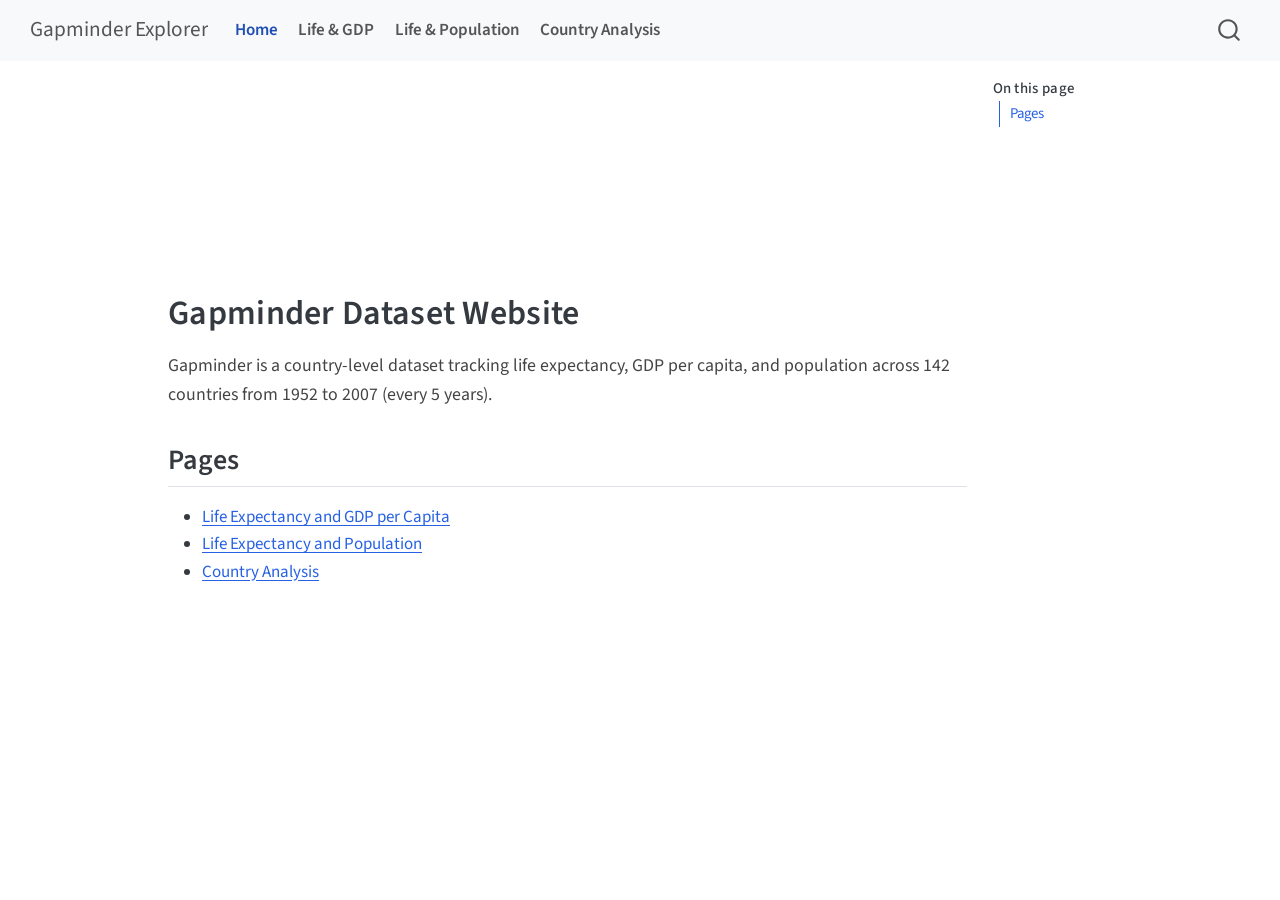
<file: docs/index.html>
<!DOCTYPE html>
<html xmlns="http://www.w3.org/1999/xhtml" lang="en" xml:lang="en"><head>

<meta charset="utf-8">
<meta name="generator" content="quarto-1.8.27">

<meta name="viewport" content="width=device-width, initial-scale=1.0, user-scalable=yes">


<title>Gapminder Dataset Website – Gapminder Explorer</title>
<style>
code{white-space: pre-wrap;}
span.smallcaps{font-variant: small-caps;}
div.columns{display: flex; gap: min(4vw, 1.5em);}
div.column{flex: auto; overflow-x: auto;}
div.hanging-indent{margin-left: 1.5em; text-indent: -1.5em;}
ul.task-list{list-style: none;}
ul.task-list li input[type="checkbox"] {
  width: 0.8em;
  margin: 0 0.8em 0.2em -1em; /* quarto-specific, see https://github.com/quarto-dev/quarto-cli/issues/4556 */ 
  vertical-align: middle;
}
</style>


<script src="site_libs/quarto-nav/quarto-nav.js"></script>
<script src="site_libs/quarto-nav/headroom.min.js"></script>
<script src="site_libs/clipboard/clipboard.min.js"></script>
<script src="site_libs/quarto-search/autocomplete.umd.js"></script>
<script src="site_libs/quarto-search/fuse.min.js"></script>
<script src="site_libs/quarto-search/quarto-search.js"></script>
<meta name="quarto:offset" content="./">
<script src="site_libs/quarto-html/quarto.js" type="module"></script>
<script src="site_libs/quarto-html/tabsets/tabsets.js" type="module"></script>
<script src="site_libs/quarto-html/axe/axe-check.js" type="module"></script>
<script src="site_libs/quarto-html/popper.min.js"></script>
<script src="site_libs/quarto-html/tippy.umd.min.js"></script>
<script src="site_libs/quarto-html/anchor.min.js"></script>
<link href="site_libs/quarto-html/tippy.css" rel="stylesheet">
<link href="site_libs/quarto-html/quarto-syntax-highlighting-ed96de9b727972fe78a7b5d16c58bf87.css" rel="stylesheet" id="quarto-text-highlighting-styles">
<script src="site_libs/bootstrap/bootstrap.min.js"></script>
<link href="site_libs/bootstrap/bootstrap-icons.css" rel="stylesheet">
<link href="site_libs/bootstrap/bootstrap-5b4ad623e5705c0698d39aec6f10cf02.min.css" rel="stylesheet" append-hash="true" id="quarto-bootstrap" data-mode="light">
<script id="quarto-search-options" type="application/json">{
  "location": "navbar",
  "copy-button": false,
  "collapse-after": 3,
  "panel-placement": "end",
  "type": "overlay",
  "limit": 50,
  "keyboard-shortcut": [
    "f",
    "/",
    "s"
  ],
  "show-item-context": false,
  "language": {
    "search-no-results-text": "No results",
    "search-matching-documents-text": "matching documents",
    "search-copy-link-title": "Copy link to search",
    "search-hide-matches-text": "Hide additional matches",
    "search-more-match-text": "more match in this document",
    "search-more-matches-text": "more matches in this document",
    "search-clear-button-title": "Clear",
    "search-text-placeholder": "",
    "search-detached-cancel-button-title": "Cancel",
    "search-submit-button-title": "Submit",
    "search-label": "Search"
  }
}</script>


<link rel="stylesheet" href="styles.css">
</head>

<body class="nav-fixed quarto-light">

<div id="quarto-search-results"></div>
  <header id="quarto-header" class="headroom fixed-top">
    <nav class="navbar navbar-expand-lg " data-bs-theme="dark">
      <div class="navbar-container container-fluid">
      <div class="navbar-brand-container mx-auto">
    <a class="navbar-brand" href="./index.html">
    <span class="navbar-title">Gapminder Explorer</span>
    </a>
  </div>
            <div id="quarto-search" class="" title="Search"></div>
          <button class="navbar-toggler" type="button" data-bs-toggle="collapse" data-bs-target="#navbarCollapse" aria-controls="navbarCollapse" role="menu" aria-expanded="false" aria-label="Toggle navigation" onclick="if (window.quartoToggleHeadroom) { window.quartoToggleHeadroom(); }">
  <span class="navbar-toggler-icon"></span>
</button>
          <div class="collapse navbar-collapse" id="navbarCollapse">
            <ul class="navbar-nav navbar-nav-scroll me-auto">
  <li class="nav-item">
    <a class="nav-link active" href="./index.html" aria-current="page"> 
<span class="menu-text">Home</span></a>
  </li>  
  <li class="nav-item">
    <a class="nav-link" href="./life-gdp.html"> 
<span class="menu-text">Life &amp; GDP</span></a>
  </li>  
  <li class="nav-item">
    <a class="nav-link" href="./life-population.html"> 
<span class="menu-text">Life &amp; Population</span></a>
  </li>  
  <li class="nav-item">
    <a class="nav-link" href="./country.html"> 
<span class="menu-text">Country Analysis</span></a>
  </li>  
</ul>
          </div> <!-- /navcollapse -->
            <div class="quarto-navbar-tools">
</div>
      </div> <!-- /container-fluid -->
    </nav>
</header>
<!-- content -->
<div id="quarto-content" class="quarto-container page-columns page-rows-contents page-layout-article page-navbar">
<!-- sidebar -->
<!-- margin-sidebar -->
    <div id="quarto-margin-sidebar" class="sidebar margin-sidebar">
        <nav id="TOC" role="doc-toc" class="toc-active">
    <h2 id="toc-title">On this page</h2>
   
  <ul>
  <li><a href="#pages" id="toc-pages" class="nav-link active" data-scroll-target="#pages">Pages</a></li>
  </ul>
</nav>
    </div>
<!-- main -->
<main class="content" id="quarto-document-content">

<header id="title-block-header" class="quarto-title-block default">
<div class="quarto-title">
<h1 class="title">Gapminder Dataset Website</h1>
</div>



<div class="quarto-title-meta">

    
  
    
  </div>
  


</header>


<p>Gapminder is a country-level dataset tracking life expectancy, GDP per capita, and population across 142 countries from 1952 to 2007 (every 5 years).</p>
<section id="pages" class="level2">
<h2 class="anchored" data-anchor-id="pages">Pages</h2>
<ul>
<li><a href="./life-gdp.html">Life Expectancy and GDP per Capita</a></li>
<li><a href="./life-population.html">Life Expectancy and Population</a></li>
<li><a href="./country.html">Country Analysis</a></li>
</ul>


</section>

</main> <!-- /main -->
<script id="quarto-html-after-body" type="application/javascript">
  window.document.addEventListener("DOMContentLoaded", function (event) {
    const icon = "";
    const anchorJS = new window.AnchorJS();
    anchorJS.options = {
      placement: 'right',
      icon: icon
    };
    anchorJS.add('.anchored');
    const isCodeAnnotation = (el) => {
      for (const clz of el.classList) {
        if (clz.startsWith('code-annotation-')) {                     
          return true;
        }
      }
      return false;
    }
    const onCopySuccess = function(e) {
      // button target
      const button = e.trigger;
      // don't keep focus
      button.blur();
      // flash "checked"
      button.classList.add('code-copy-button-checked');
      var currentTitle = button.getAttribute("title");
      button.setAttribute("title", "Copied!");
      let tooltip;
      if (window.bootstrap) {
        button.setAttribute("data-bs-toggle", "tooltip");
        button.setAttribute("data-bs-placement", "left");
        button.setAttribute("data-bs-title", "Copied!");
        tooltip = new bootstrap.Tooltip(button, 
          { trigger: "manual", 
            customClass: "code-copy-button-tooltip",
            offset: [0, -8]});
        tooltip.show();    
      }
      setTimeout(function() {
        if (tooltip) {
          tooltip.hide();
          button.removeAttribute("data-bs-title");
          button.removeAttribute("data-bs-toggle");
          button.removeAttribute("data-bs-placement");
        }
        button.setAttribute("title", currentTitle);
        button.classList.remove('code-copy-button-checked');
      }, 1000);
      // clear code selection
      e.clearSelection();
    }
    const getTextToCopy = function(trigger) {
      const outerScaffold = trigger.parentElement.cloneNode(true);
      const codeEl = outerScaffold.querySelector('code');
      for (const childEl of codeEl.children) {
        if (isCodeAnnotation(childEl)) {
          childEl.remove();
        }
      }
      return codeEl.innerText;
    }
    const clipboard = new window.ClipboardJS('.code-copy-button:not([data-in-quarto-modal])', {
      text: getTextToCopy
    });
    clipboard.on('success', onCopySuccess);
    if (window.document.getElementById('quarto-embedded-source-code-modal')) {
      const clipboardModal = new window.ClipboardJS('.code-copy-button[data-in-quarto-modal]', {
        text: getTextToCopy,
        container: window.document.getElementById('quarto-embedded-source-code-modal')
      });
      clipboardModal.on('success', onCopySuccess);
    }
      var localhostRegex = new RegExp(/^(?:http|https):\/\/localhost\:?[0-9]*\//);
      var mailtoRegex = new RegExp(/^mailto:/);
        var filterRegex = new RegExp('/' + window.location.host + '/');
      var isInternal = (href) => {
          return filterRegex.test(href) || localhostRegex.test(href) || mailtoRegex.test(href);
      }
      // Inspect non-navigation links and adorn them if external
     var links = window.document.querySelectorAll('a[href]:not(.nav-link):not(.navbar-brand):not(.toc-action):not(.sidebar-link):not(.sidebar-item-toggle):not(.pagination-link):not(.no-external):not([aria-hidden]):not(.dropdown-item):not(.quarto-navigation-tool):not(.about-link)');
      for (var i=0; i<links.length; i++) {
        const link = links[i];
        if (!isInternal(link.href)) {
          // undo the damage that might have been done by quarto-nav.js in the case of
          // links that we want to consider external
          if (link.dataset.originalHref !== undefined) {
            link.href = link.dataset.originalHref;
          }
        }
      }
    function tippyHover(el, contentFn, onTriggerFn, onUntriggerFn) {
      const config = {
        allowHTML: true,
        maxWidth: 500,
        delay: 100,
        arrow: false,
        appendTo: function(el) {
            return el.parentElement;
        },
        interactive: true,
        interactiveBorder: 10,
        theme: 'quarto',
        placement: 'bottom-start',
      };
      if (contentFn) {
        config.content = contentFn;
      }
      if (onTriggerFn) {
        config.onTrigger = onTriggerFn;
      }
      if (onUntriggerFn) {
        config.onUntrigger = onUntriggerFn;
      }
      window.tippy(el, config); 
    }
    const noterefs = window.document.querySelectorAll('a[role="doc-noteref"]');
    for (var i=0; i<noterefs.length; i++) {
      const ref = noterefs[i];
      tippyHover(ref, function() {
        // use id or data attribute instead here
        let href = ref.getAttribute('data-footnote-href') || ref.getAttribute('href');
        try { href = new URL(href).hash; } catch {}
        const id = href.replace(/^#\/?/, "");
        const note = window.document.getElementById(id);
        if (note) {
          return note.innerHTML;
        } else {
          return "";
        }
      });
    }
    const xrefs = window.document.querySelectorAll('a.quarto-xref');
    const processXRef = (id, note) => {
      // Strip column container classes
      const stripColumnClz = (el) => {
        el.classList.remove("page-full", "page-columns");
        if (el.children) {
          for (const child of el.children) {
            stripColumnClz(child);
          }
        }
      }
      stripColumnClz(note)
      if (id === null || id.startsWith('sec-')) {
        // Special case sections, only their first couple elements
        const container = document.createElement("div");
        if (note.children && note.children.length > 2) {
          container.appendChild(note.children[0].cloneNode(true));
          for (let i = 1; i < note.children.length; i++) {
            const child = note.children[i];
            if (child.tagName === "P" && child.innerText === "") {
              continue;
            } else {
              container.appendChild(child.cloneNode(true));
              break;
            }
          }
          if (window.Quarto?.typesetMath) {
            window.Quarto.typesetMath(container);
          }
          return container.innerHTML
        } else {
          if (window.Quarto?.typesetMath) {
            window.Quarto.typesetMath(note);
          }
          return note.innerHTML;
        }
      } else {
        // Remove any anchor links if they are present
        const anchorLink = note.querySelector('a.anchorjs-link');
        if (anchorLink) {
          anchorLink.remove();
        }
        if (window.Quarto?.typesetMath) {
          window.Quarto.typesetMath(note);
        }
        if (note.classList.contains("callout")) {
          return note.outerHTML;
        } else {
          return note.innerHTML;
        }
      }
    }
    for (var i=0; i<xrefs.length; i++) {
      const xref = xrefs[i];
      tippyHover(xref, undefined, function(instance) {
        instance.disable();
        let url = xref.getAttribute('href');
        let hash = undefined; 
        if (url.startsWith('#')) {
          hash = url;
        } else {
          try { hash = new URL(url).hash; } catch {}
        }
        if (hash) {
          const id = hash.replace(/^#\/?/, "");
          const note = window.document.getElementById(id);
          if (note !== null) {
            try {
              const html = processXRef(id, note.cloneNode(true));
              instance.setContent(html);
            } finally {
              instance.enable();
              instance.show();
            }
          } else {
            // See if we can fetch this
            fetch(url.split('#')[0])
            .then(res => res.text())
            .then(html => {
              const parser = new DOMParser();
              const htmlDoc = parser.parseFromString(html, "text/html");
              const note = htmlDoc.getElementById(id);
              if (note !== null) {
                const html = processXRef(id, note);
                instance.setContent(html);
              } 
            }).finally(() => {
              instance.enable();
              instance.show();
            });
          }
        } else {
          // See if we can fetch a full url (with no hash to target)
          // This is a special case and we should probably do some content thinning / targeting
          fetch(url)
          .then(res => res.text())
          .then(html => {
            const parser = new DOMParser();
            const htmlDoc = parser.parseFromString(html, "text/html");
            const note = htmlDoc.querySelector('main.content');
            if (note !== null) {
              // This should only happen for chapter cross references
              // (since there is no id in the URL)
              // remove the first header
              if (note.children.length > 0 && note.children[0].tagName === "HEADER") {
                note.children[0].remove();
              }
              const html = processXRef(null, note);
              instance.setContent(html);
            } 
          }).finally(() => {
            instance.enable();
            instance.show();
          });
        }
      }, function(instance) {
      });
    }
        let selectedAnnoteEl;
        const selectorForAnnotation = ( cell, annotation) => {
          let cellAttr = 'data-code-cell="' + cell + '"';
          let lineAttr = 'data-code-annotation="' +  annotation + '"';
          const selector = 'span[' + cellAttr + '][' + lineAttr + ']';
          return selector;
        }
        const selectCodeLines = (annoteEl) => {
          const doc = window.document;
          const targetCell = annoteEl.getAttribute("data-target-cell");
          const targetAnnotation = annoteEl.getAttribute("data-target-annotation");
          const annoteSpan = window.document.querySelector(selectorForAnnotation(targetCell, targetAnnotation));
          const lines = annoteSpan.getAttribute("data-code-lines").split(",");
          const lineIds = lines.map((line) => {
            return targetCell + "-" + line;
          })
          let top = null;
          let height = null;
          let parent = null;
          if (lineIds.length > 0) {
              //compute the position of the single el (top and bottom and make a div)
              const el = window.document.getElementById(lineIds[0]);
              top = el.offsetTop;
              height = el.offsetHeight;
              parent = el.parentElement.parentElement;
            if (lineIds.length > 1) {
              const lastEl = window.document.getElementById(lineIds[lineIds.length - 1]);
              const bottom = lastEl.offsetTop + lastEl.offsetHeight;
              height = bottom - top;
            }
            if (top !== null && height !== null && parent !== null) {
              // cook up a div (if necessary) and position it 
              let div = window.document.getElementById("code-annotation-line-highlight");
              if (div === null) {
                div = window.document.createElement("div");
                div.setAttribute("id", "code-annotation-line-highlight");
                div.style.position = 'absolute';
                parent.appendChild(div);
              }
              div.style.top = top - 2 + "px";
              div.style.height = height + 4 + "px";
              div.style.left = 0;
              let gutterDiv = window.document.getElementById("code-annotation-line-highlight-gutter");
              if (gutterDiv === null) {
                gutterDiv = window.document.createElement("div");
                gutterDiv.setAttribute("id", "code-annotation-line-highlight-gutter");
                gutterDiv.style.position = 'absolute';
                const codeCell = window.document.getElementById(targetCell);
                const gutter = codeCell.querySelector('.code-annotation-gutter');
                gutter.appendChild(gutterDiv);
              }
              gutterDiv.style.top = top - 2 + "px";
              gutterDiv.style.height = height + 4 + "px";
            }
            selectedAnnoteEl = annoteEl;
          }
        };
        const unselectCodeLines = () => {
          const elementsIds = ["code-annotation-line-highlight", "code-annotation-line-highlight-gutter"];
          elementsIds.forEach((elId) => {
            const div = window.document.getElementById(elId);
            if (div) {
              div.remove();
            }
          });
          selectedAnnoteEl = undefined;
        };
          // Handle positioning of the toggle
      window.addEventListener(
        "resize",
        throttle(() => {
          elRect = undefined;
          if (selectedAnnoteEl) {
            selectCodeLines(selectedAnnoteEl);
          }
        }, 10)
      );
      function throttle(fn, ms) {
      let throttle = false;
      let timer;
        return (...args) => {
          if(!throttle) { // first call gets through
              fn.apply(this, args);
              throttle = true;
          } else { // all the others get throttled
              if(timer) clearTimeout(timer); // cancel #2
              timer = setTimeout(() => {
                fn.apply(this, args);
                timer = throttle = false;
              }, ms);
          }
        };
      }
        // Attach click handler to the DT
        const annoteDls = window.document.querySelectorAll('dt[data-target-cell]');
        for (const annoteDlNode of annoteDls) {
          annoteDlNode.addEventListener('click', (event) => {
            const clickedEl = event.target;
            if (clickedEl !== selectedAnnoteEl) {
              unselectCodeLines();
              const activeEl = window.document.querySelector('dt[data-target-cell].code-annotation-active');
              if (activeEl) {
                activeEl.classList.remove('code-annotation-active');
              }
              selectCodeLines(clickedEl);
              clickedEl.classList.add('code-annotation-active');
            } else {
              // Unselect the line
              unselectCodeLines();
              clickedEl.classList.remove('code-annotation-active');
            }
          });
        }
    const findCites = (el) => {
      const parentEl = el.parentElement;
      if (parentEl) {
        const cites = parentEl.dataset.cites;
        if (cites) {
          return {
            el,
            cites: cites.split(' ')
          };
        } else {
          return findCites(el.parentElement)
        }
      } else {
        return undefined;
      }
    };
    var bibliorefs = window.document.querySelectorAll('a[role="doc-biblioref"]');
    for (var i=0; i<bibliorefs.length; i++) {
      const ref = bibliorefs[i];
      const citeInfo = findCites(ref);
      if (citeInfo) {
        tippyHover(citeInfo.el, function() {
          var popup = window.document.createElement('div');
          citeInfo.cites.forEach(function(cite) {
            var citeDiv = window.document.createElement('div');
            citeDiv.classList.add('hanging-indent');
            citeDiv.classList.add('csl-entry');
            var biblioDiv = window.document.getElementById('ref-' + cite);
            if (biblioDiv) {
              citeDiv.innerHTML = biblioDiv.innerHTML;
            }
            popup.appendChild(citeDiv);
          });
          return popup.innerHTML;
        });
      }
    }
  });
  </script>
</div> <!-- /content -->




</body></html>
</file>
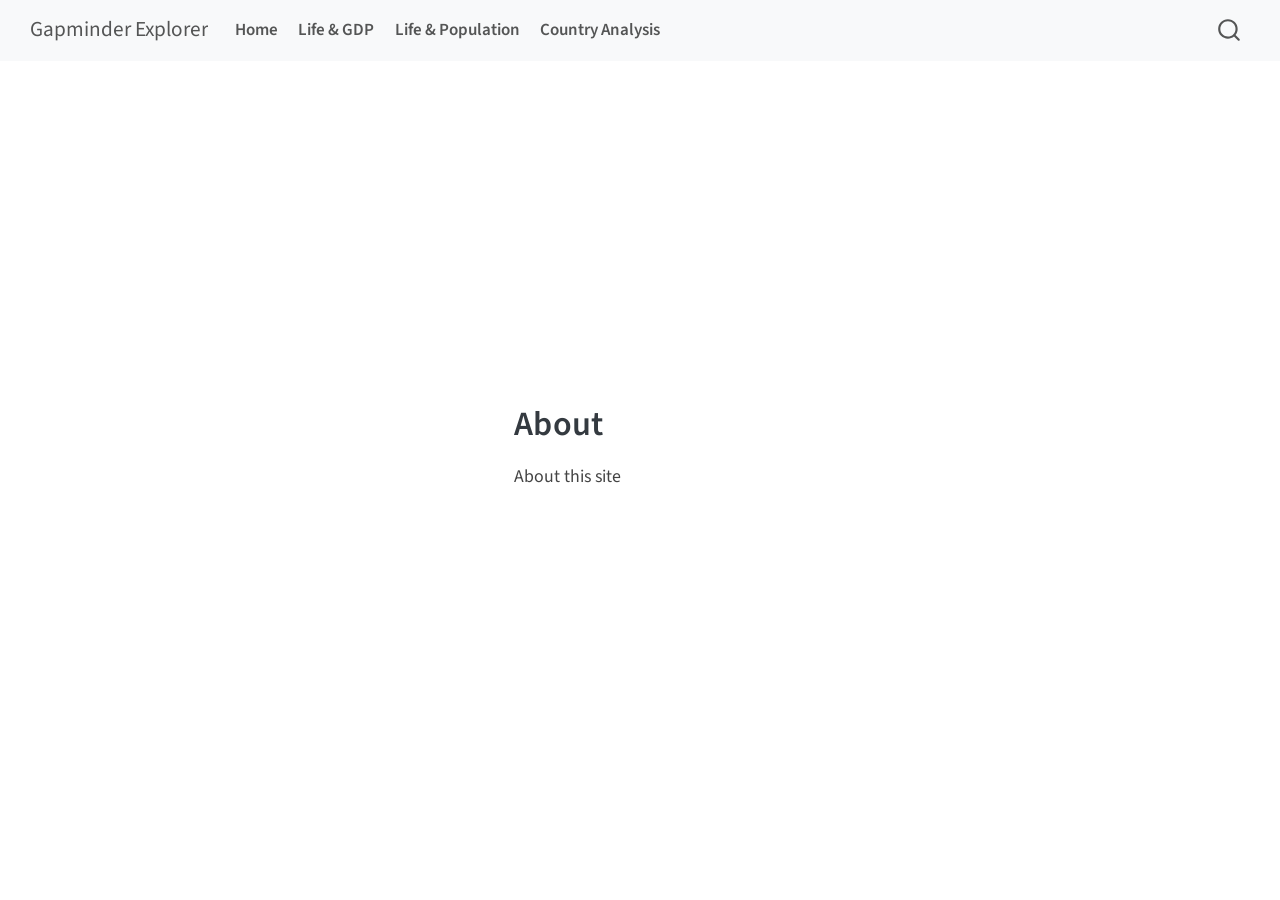
<file: docs/about.html>
<!DOCTYPE html>
<html xmlns="http://www.w3.org/1999/xhtml" lang="en" xml:lang="en"><head>

<meta charset="utf-8">
<meta name="generator" content="quarto-1.8.27">

<meta name="viewport" content="width=device-width, initial-scale=1.0, user-scalable=yes">


<title>About – Gapminder Explorer</title>
<style>
code{white-space: pre-wrap;}
span.smallcaps{font-variant: small-caps;}
div.columns{display: flex; gap: min(4vw, 1.5em);}
div.column{flex: auto; overflow-x: auto;}
div.hanging-indent{margin-left: 1.5em; text-indent: -1.5em;}
ul.task-list{list-style: none;}
ul.task-list li input[type="checkbox"] {
  width: 0.8em;
  margin: 0 0.8em 0.2em -1em; /* quarto-specific, see https://github.com/quarto-dev/quarto-cli/issues/4556 */ 
  vertical-align: middle;
}
</style>


<script src="site_libs/quarto-nav/quarto-nav.js"></script>
<script src="site_libs/quarto-nav/headroom.min.js"></script>
<script src="site_libs/clipboard/clipboard.min.js"></script>
<script src="site_libs/quarto-search/autocomplete.umd.js"></script>
<script src="site_libs/quarto-search/fuse.min.js"></script>
<script src="site_libs/quarto-search/quarto-search.js"></script>
<meta name="quarto:offset" content="./">
<script src="site_libs/quarto-html/quarto.js" type="module"></script>
<script src="site_libs/quarto-html/tabsets/tabsets.js" type="module"></script>
<script src="site_libs/quarto-html/axe/axe-check.js" type="module"></script>
<script src="site_libs/quarto-html/popper.min.js"></script>
<script src="site_libs/quarto-html/tippy.umd.min.js"></script>
<script src="site_libs/quarto-html/anchor.min.js"></script>
<link href="site_libs/quarto-html/tippy.css" rel="stylesheet">
<link href="site_libs/quarto-html/quarto-syntax-highlighting-ed96de9b727972fe78a7b5d16c58bf87.css" rel="stylesheet" id="quarto-text-highlighting-styles">
<script src="site_libs/bootstrap/bootstrap.min.js"></script>
<link href="site_libs/bootstrap/bootstrap-icons.css" rel="stylesheet">
<link href="site_libs/bootstrap/bootstrap-5b4ad623e5705c0698d39aec6f10cf02.min.css" rel="stylesheet" append-hash="true" id="quarto-bootstrap" data-mode="light">
<script id="quarto-search-options" type="application/json">{
  "location": "navbar",
  "copy-button": false,
  "collapse-after": 3,
  "panel-placement": "end",
  "type": "overlay",
  "limit": 50,
  "keyboard-shortcut": [
    "f",
    "/",
    "s"
  ],
  "show-item-context": false,
  "language": {
    "search-no-results-text": "No results",
    "search-matching-documents-text": "matching documents",
    "search-copy-link-title": "Copy link to search",
    "search-hide-matches-text": "Hide additional matches",
    "search-more-match-text": "more match in this document",
    "search-more-matches-text": "more matches in this document",
    "search-clear-button-title": "Clear",
    "search-text-placeholder": "",
    "search-detached-cancel-button-title": "Cancel",
    "search-submit-button-title": "Submit",
    "search-label": "Search"
  }
}</script>


<link rel="stylesheet" href="styles.css">
</head>

<body class="nav-fixed quarto-light">

<div id="quarto-search-results"></div>
  <header id="quarto-header" class="headroom fixed-top">
    <nav class="navbar navbar-expand-lg " data-bs-theme="dark">
      <div class="navbar-container container-fluid">
      <div class="navbar-brand-container mx-auto">
    <a class="navbar-brand" href="./index.html">
    <span class="navbar-title">Gapminder Explorer</span>
    </a>
  </div>
            <div id="quarto-search" class="" title="Search"></div>
          <button class="navbar-toggler" type="button" data-bs-toggle="collapse" data-bs-target="#navbarCollapse" aria-controls="navbarCollapse" role="menu" aria-expanded="false" aria-label="Toggle navigation" onclick="if (window.quartoToggleHeadroom) { window.quartoToggleHeadroom(); }">
  <span class="navbar-toggler-icon"></span>
</button>
          <div class="collapse navbar-collapse" id="navbarCollapse">
            <ul class="navbar-nav navbar-nav-scroll me-auto">
  <li class="nav-item">
    <a class="nav-link" href="./index.html"> 
<span class="menu-text">Home</span></a>
  </li>  
  <li class="nav-item">
    <a class="nav-link" href="./life-gdp.html"> 
<span class="menu-text">Life &amp; GDP</span></a>
  </li>  
  <li class="nav-item">
    <a class="nav-link" href="./life-population.html"> 
<span class="menu-text">Life &amp; Population</span></a>
  </li>  
  <li class="nav-item">
    <a class="nav-link" href="./country.html"> 
<span class="menu-text">Country Analysis</span></a>
  </li>  
</ul>
          </div> <!-- /navcollapse -->
            <div class="quarto-navbar-tools">
</div>
      </div> <!-- /container-fluid -->
    </nav>
</header>
<!-- content -->
<div id="quarto-content" class="quarto-container page-columns page-rows-contents page-layout-article page-navbar">
<!-- sidebar -->
<!-- margin-sidebar -->
    <div id="quarto-margin-sidebar" class="sidebar margin-sidebar zindex-bottom">
        
    </div>
<!-- main -->
<main class="content" id="quarto-document-content">

<header id="title-block-header" class="quarto-title-block default">
<div class="quarto-title">
<h1 class="title">About</h1>
</div>



<div class="quarto-title-meta">

    
  
    
  </div>
  


</header>


<p>About this site</p>



</main> <!-- /main -->
<script id="quarto-html-after-body" type="application/javascript">
  window.document.addEventListener("DOMContentLoaded", function (event) {
    const icon = "";
    const anchorJS = new window.AnchorJS();
    anchorJS.options = {
      placement: 'right',
      icon: icon
    };
    anchorJS.add('.anchored');
    const isCodeAnnotation = (el) => {
      for (const clz of el.classList) {
        if (clz.startsWith('code-annotation-')) {                     
          return true;
        }
      }
      return false;
    }
    const onCopySuccess = function(e) {
      // button target
      const button = e.trigger;
      // don't keep focus
      button.blur();
      // flash "checked"
      button.classList.add('code-copy-button-checked');
      var currentTitle = button.getAttribute("title");
      button.setAttribute("title", "Copied!");
      let tooltip;
      if (window.bootstrap) {
        button.setAttribute("data-bs-toggle", "tooltip");
        button.setAttribute("data-bs-placement", "left");
        button.setAttribute("data-bs-title", "Copied!");
        tooltip = new bootstrap.Tooltip(button, 
          { trigger: "manual", 
            customClass: "code-copy-button-tooltip",
            offset: [0, -8]});
        tooltip.show();    
      }
      setTimeout(function() {
        if (tooltip) {
          tooltip.hide();
          button.removeAttribute("data-bs-title");
          button.removeAttribute("data-bs-toggle");
          button.removeAttribute("data-bs-placement");
        }
        button.setAttribute("title", currentTitle);
        button.classList.remove('code-copy-button-checked');
      }, 1000);
      // clear code selection
      e.clearSelection();
    }
    const getTextToCopy = function(trigger) {
      const outerScaffold = trigger.parentElement.cloneNode(true);
      const codeEl = outerScaffold.querySelector('code');
      for (const childEl of codeEl.children) {
        if (isCodeAnnotation(childEl)) {
          childEl.remove();
        }
      }
      return codeEl.innerText;
    }
    const clipboard = new window.ClipboardJS('.code-copy-button:not([data-in-quarto-modal])', {
      text: getTextToCopy
    });
    clipboard.on('success', onCopySuccess);
    if (window.document.getElementById('quarto-embedded-source-code-modal')) {
      const clipboardModal = new window.ClipboardJS('.code-copy-button[data-in-quarto-modal]', {
        text: getTextToCopy,
        container: window.document.getElementById('quarto-embedded-source-code-modal')
      });
      clipboardModal.on('success', onCopySuccess);
    }
      var localhostRegex = new RegExp(/^(?:http|https):\/\/localhost\:?[0-9]*\//);
      var mailtoRegex = new RegExp(/^mailto:/);
        var filterRegex = new RegExp('/' + window.location.host + '/');
      var isInternal = (href) => {
          return filterRegex.test(href) || localhostRegex.test(href) || mailtoRegex.test(href);
      }
      // Inspect non-navigation links and adorn them if external
     var links = window.document.querySelectorAll('a[href]:not(.nav-link):not(.navbar-brand):not(.toc-action):not(.sidebar-link):not(.sidebar-item-toggle):not(.pagination-link):not(.no-external):not([aria-hidden]):not(.dropdown-item):not(.quarto-navigation-tool):not(.about-link)');
      for (var i=0; i<links.length; i++) {
        const link = links[i];
        if (!isInternal(link.href)) {
          // undo the damage that might have been done by quarto-nav.js in the case of
          // links that we want to consider external
          if (link.dataset.originalHref !== undefined) {
            link.href = link.dataset.originalHref;
          }
        }
      }
    function tippyHover(el, contentFn, onTriggerFn, onUntriggerFn) {
      const config = {
        allowHTML: true,
        maxWidth: 500,
        delay: 100,
        arrow: false,
        appendTo: function(el) {
            return el.parentElement;
        },
        interactive: true,
        interactiveBorder: 10,
        theme: 'quarto',
        placement: 'bottom-start',
      };
      if (contentFn) {
        config.content = contentFn;
      }
      if (onTriggerFn) {
        config.onTrigger = onTriggerFn;
      }
      if (onUntriggerFn) {
        config.onUntrigger = onUntriggerFn;
      }
      window.tippy(el, config); 
    }
    const noterefs = window.document.querySelectorAll('a[role="doc-noteref"]');
    for (var i=0; i<noterefs.length; i++) {
      const ref = noterefs[i];
      tippyHover(ref, function() {
        // use id or data attribute instead here
        let href = ref.getAttribute('data-footnote-href') || ref.getAttribute('href');
        try { href = new URL(href).hash; } catch {}
        const id = href.replace(/^#\/?/, "");
        const note = window.document.getElementById(id);
        if (note) {
          return note.innerHTML;
        } else {
          return "";
        }
      });
    }
    const xrefs = window.document.querySelectorAll('a.quarto-xref');
    const processXRef = (id, note) => {
      // Strip column container classes
      const stripColumnClz = (el) => {
        el.classList.remove("page-full", "page-columns");
        if (el.children) {
          for (const child of el.children) {
            stripColumnClz(child);
          }
        }
      }
      stripColumnClz(note)
      if (id === null || id.startsWith('sec-')) {
        // Special case sections, only their first couple elements
        const container = document.createElement("div");
        if (note.children && note.children.length > 2) {
          container.appendChild(note.children[0].cloneNode(true));
          for (let i = 1; i < note.children.length; i++) {
            const child = note.children[i];
            if (child.tagName === "P" && child.innerText === "") {
              continue;
            } else {
              container.appendChild(child.cloneNode(true));
              break;
            }
          }
          if (window.Quarto?.typesetMath) {
            window.Quarto.typesetMath(container);
          }
          return container.innerHTML
        } else {
          if (window.Quarto?.typesetMath) {
            window.Quarto.typesetMath(note);
          }
          return note.innerHTML;
        }
      } else {
        // Remove any anchor links if they are present
        const anchorLink = note.querySelector('a.anchorjs-link');
        if (anchorLink) {
          anchorLink.remove();
        }
        if (window.Quarto?.typesetMath) {
          window.Quarto.typesetMath(note);
        }
        if (note.classList.contains("callout")) {
          return note.outerHTML;
        } else {
          return note.innerHTML;
        }
      }
    }
    for (var i=0; i<xrefs.length; i++) {
      const xref = xrefs[i];
      tippyHover(xref, undefined, function(instance) {
        instance.disable();
        let url = xref.getAttribute('href');
        let hash = undefined; 
        if (url.startsWith('#')) {
          hash = url;
        } else {
          try { hash = new URL(url).hash; } catch {}
        }
        if (hash) {
          const id = hash.replace(/^#\/?/, "");
          const note = window.document.getElementById(id);
          if (note !== null) {
            try {
              const html = processXRef(id, note.cloneNode(true));
              instance.setContent(html);
            } finally {
              instance.enable();
              instance.show();
            }
          } else {
            // See if we can fetch this
            fetch(url.split('#')[0])
            .then(res => res.text())
            .then(html => {
              const parser = new DOMParser();
              const htmlDoc = parser.parseFromString(html, "text/html");
              const note = htmlDoc.getElementById(id);
              if (note !== null) {
                const html = processXRef(id, note);
                instance.setContent(html);
              } 
            }).finally(() => {
              instance.enable();
              instance.show();
            });
          }
        } else {
          // See if we can fetch a full url (with no hash to target)
          // This is a special case and we should probably do some content thinning / targeting
          fetch(url)
          .then(res => res.text())
          .then(html => {
            const parser = new DOMParser();
            const htmlDoc = parser.parseFromString(html, "text/html");
            const note = htmlDoc.querySelector('main.content');
            if (note !== null) {
              // This should only happen for chapter cross references
              // (since there is no id in the URL)
              // remove the first header
              if (note.children.length > 0 && note.children[0].tagName === "HEADER") {
                note.children[0].remove();
              }
              const html = processXRef(null, note);
              instance.setContent(html);
            } 
          }).finally(() => {
            instance.enable();
            instance.show();
          });
        }
      }, function(instance) {
      });
    }
        let selectedAnnoteEl;
        const selectorForAnnotation = ( cell, annotation) => {
          let cellAttr = 'data-code-cell="' + cell + '"';
          let lineAttr = 'data-code-annotation="' +  annotation + '"';
          const selector = 'span[' + cellAttr + '][' + lineAttr + ']';
          return selector;
        }
        const selectCodeLines = (annoteEl) => {
          const doc = window.document;
          const targetCell = annoteEl.getAttribute("data-target-cell");
          const targetAnnotation = annoteEl.getAttribute("data-target-annotation");
          const annoteSpan = window.document.querySelector(selectorForAnnotation(targetCell, targetAnnotation));
          const lines = annoteSpan.getAttribute("data-code-lines").split(",");
          const lineIds = lines.map((line) => {
            return targetCell + "-" + line;
          })
          let top = null;
          let height = null;
          let parent = null;
          if (lineIds.length > 0) {
              //compute the position of the single el (top and bottom and make a div)
              const el = window.document.getElementById(lineIds[0]);
              top = el.offsetTop;
              height = el.offsetHeight;
              parent = el.parentElement.parentElement;
            if (lineIds.length > 1) {
              const lastEl = window.document.getElementById(lineIds[lineIds.length - 1]);
              const bottom = lastEl.offsetTop + lastEl.offsetHeight;
              height = bottom - top;
            }
            if (top !== null && height !== null && parent !== null) {
              // cook up a div (if necessary) and position it 
              let div = window.document.getElementById("code-annotation-line-highlight");
              if (div === null) {
                div = window.document.createElement("div");
                div.setAttribute("id", "code-annotation-line-highlight");
                div.style.position = 'absolute';
                parent.appendChild(div);
              }
              div.style.top = top - 2 + "px";
              div.style.height = height + 4 + "px";
              div.style.left = 0;
              let gutterDiv = window.document.getElementById("code-annotation-line-highlight-gutter");
              if (gutterDiv === null) {
                gutterDiv = window.document.createElement("div");
                gutterDiv.setAttribute("id", "code-annotation-line-highlight-gutter");
                gutterDiv.style.position = 'absolute';
                const codeCell = window.document.getElementById(targetCell);
                const gutter = codeCell.querySelector('.code-annotation-gutter');
                gutter.appendChild(gutterDiv);
              }
              gutterDiv.style.top = top - 2 + "px";
              gutterDiv.style.height = height + 4 + "px";
            }
            selectedAnnoteEl = annoteEl;
          }
        };
        const unselectCodeLines = () => {
          const elementsIds = ["code-annotation-line-highlight", "code-annotation-line-highlight-gutter"];
          elementsIds.forEach((elId) => {
            const div = window.document.getElementById(elId);
            if (div) {
              div.remove();
            }
          });
          selectedAnnoteEl = undefined;
        };
          // Handle positioning of the toggle
      window.addEventListener(
        "resize",
        throttle(() => {
          elRect = undefined;
          if (selectedAnnoteEl) {
            selectCodeLines(selectedAnnoteEl);
          }
        }, 10)
      );
      function throttle(fn, ms) {
      let throttle = false;
      let timer;
        return (...args) => {
          if(!throttle) { // first call gets through
              fn.apply(this, args);
              throttle = true;
          } else { // all the others get throttled
              if(timer) clearTimeout(timer); // cancel #2
              timer = setTimeout(() => {
                fn.apply(this, args);
                timer = throttle = false;
              }, ms);
          }
        };
      }
        // Attach click handler to the DT
        const annoteDls = window.document.querySelectorAll('dt[data-target-cell]');
        for (const annoteDlNode of annoteDls) {
          annoteDlNode.addEventListener('click', (event) => {
            const clickedEl = event.target;
            if (clickedEl !== selectedAnnoteEl) {
              unselectCodeLines();
              const activeEl = window.document.querySelector('dt[data-target-cell].code-annotation-active');
              if (activeEl) {
                activeEl.classList.remove('code-annotation-active');
              }
              selectCodeLines(clickedEl);
              clickedEl.classList.add('code-annotation-active');
            } else {
              // Unselect the line
              unselectCodeLines();
              clickedEl.classList.remove('code-annotation-active');
            }
          });
        }
    const findCites = (el) => {
      const parentEl = el.parentElement;
      if (parentEl) {
        const cites = parentEl.dataset.cites;
        if (cites) {
          return {
            el,
            cites: cites.split(' ')
          };
        } else {
          return findCites(el.parentElement)
        }
      } else {
        return undefined;
      }
    };
    var bibliorefs = window.document.querySelectorAll('a[role="doc-biblioref"]');
    for (var i=0; i<bibliorefs.length; i++) {
      const ref = bibliorefs[i];
      const citeInfo = findCites(ref);
      if (citeInfo) {
        tippyHover(citeInfo.el, function() {
          var popup = window.document.createElement('div');
          citeInfo.cites.forEach(function(cite) {
            var citeDiv = window.document.createElement('div');
            citeDiv.classList.add('hanging-indent');
            citeDiv.classList.add('csl-entry');
            var biblioDiv = window.document.getElementById('ref-' + cite);
            if (biblioDiv) {
              citeDiv.innerHTML = biblioDiv.innerHTML;
            }
            popup.appendChild(citeDiv);
          });
          return popup.innerHTML;
        });
      }
    }
  });
  </script>
</div> <!-- /content -->




</body></html>
</file>
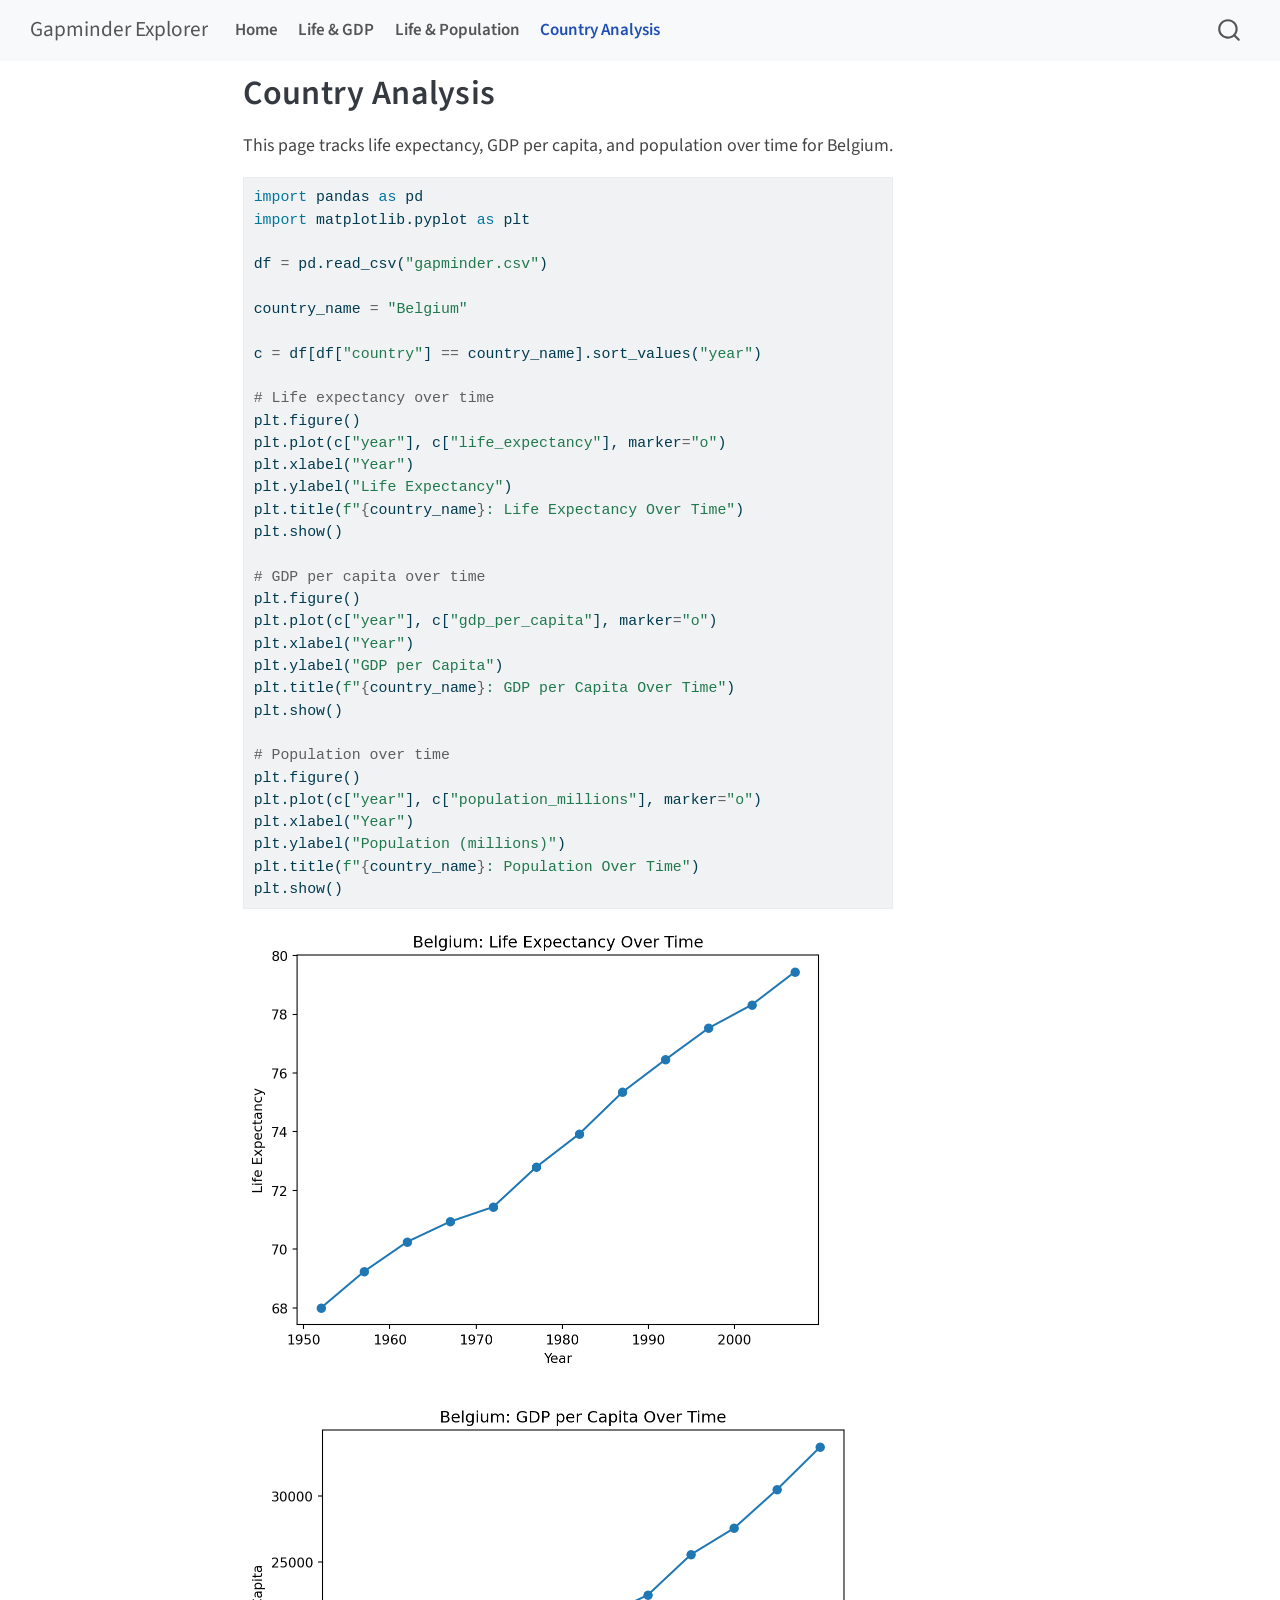
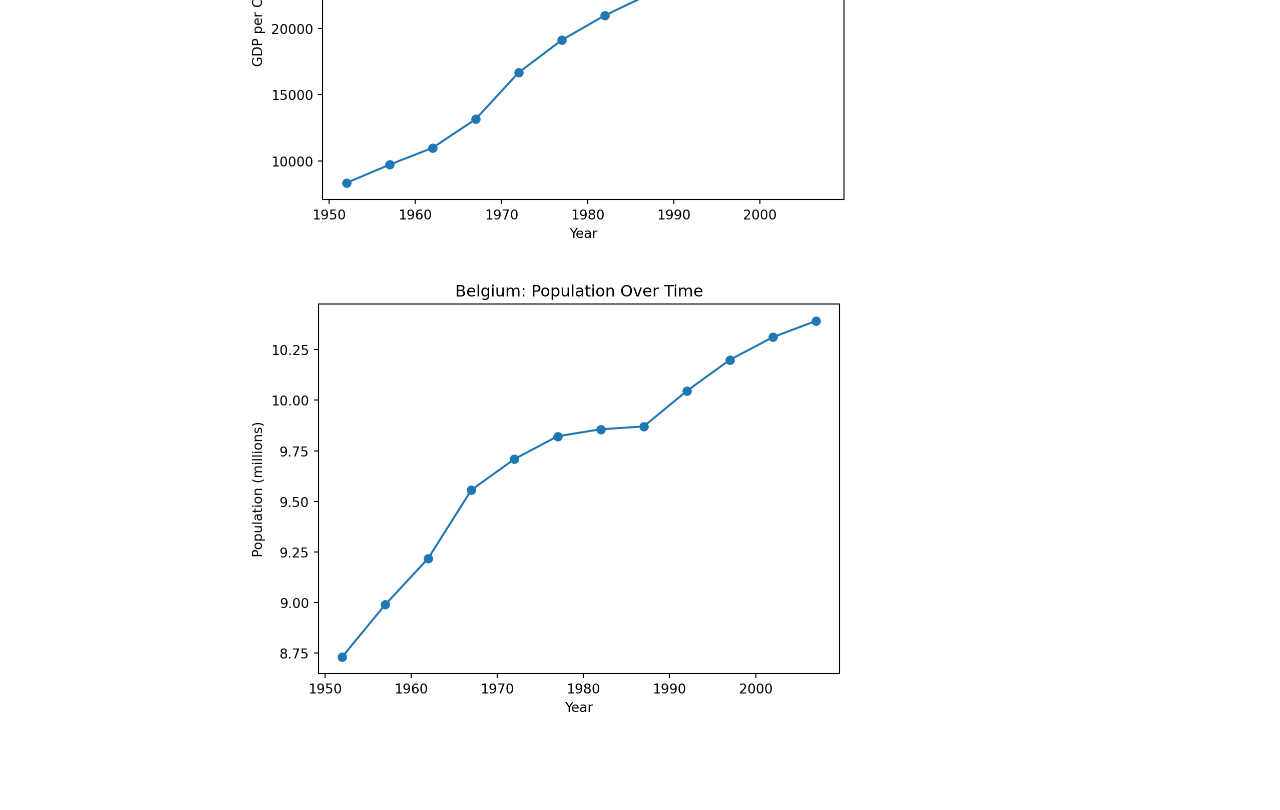
<file: docs/country.html>
<!DOCTYPE html>
<html xmlns="http://www.w3.org/1999/xhtml" lang="en" xml:lang="en"><head>

<meta charset="utf-8">
<meta name="generator" content="quarto-1.8.27">

<meta name="viewport" content="width=device-width, initial-scale=1.0, user-scalable=yes">


<title>Country Analysis – Gapminder Explorer</title>
<style>
code{white-space: pre-wrap;}
span.smallcaps{font-variant: small-caps;}
div.columns{display: flex; gap: min(4vw, 1.5em);}
div.column{flex: auto; overflow-x: auto;}
div.hanging-indent{margin-left: 1.5em; text-indent: -1.5em;}
ul.task-list{list-style: none;}
ul.task-list li input[type="checkbox"] {
  width: 0.8em;
  margin: 0 0.8em 0.2em -1em; /* quarto-specific, see https://github.com/quarto-dev/quarto-cli/issues/4556 */ 
  vertical-align: middle;
}
/* CSS for syntax highlighting */
html { -webkit-text-size-adjust: 100%; }
pre > code.sourceCode { white-space: pre; position: relative; }
pre > code.sourceCode > span { display: inline-block; line-height: 1.25; }
pre > code.sourceCode > span:empty { height: 1.2em; }
.sourceCode { overflow: visible; }
code.sourceCode > span { color: inherit; text-decoration: inherit; }
div.sourceCode { margin: 1em 0; }
pre.sourceCode { margin: 0; }
@media screen {
div.sourceCode { overflow: auto; }
}
@media print {
pre > code.sourceCode { white-space: pre-wrap; }
pre > code.sourceCode > span { text-indent: -5em; padding-left: 5em; }
}
pre.numberSource code
  { counter-reset: source-line 0; }
pre.numberSource code > span
  { position: relative; left: -4em; counter-increment: source-line; }
pre.numberSource code > span > a:first-child::before
  { content: counter(source-line);
    position: relative; left: -1em; text-align: right; vertical-align: baseline;
    border: none; display: inline-block;
    -webkit-touch-callout: none; -webkit-user-select: none;
    -khtml-user-select: none; -moz-user-select: none;
    -ms-user-select: none; user-select: none;
    padding: 0 4px; width: 4em;
  }
pre.numberSource { margin-left: 3em;  padding-left: 4px; }
div.sourceCode
  {   }
@media screen {
pre > code.sourceCode > span > a:first-child::before { text-decoration: underline; }
}
</style>


<script src="site_libs/quarto-nav/quarto-nav.js"></script>
<script src="site_libs/quarto-nav/headroom.min.js"></script>
<script src="site_libs/clipboard/clipboard.min.js"></script>
<script src="site_libs/quarto-search/autocomplete.umd.js"></script>
<script src="site_libs/quarto-search/fuse.min.js"></script>
<script src="site_libs/quarto-search/quarto-search.js"></script>
<meta name="quarto:offset" content="./">
<script src="site_libs/quarto-html/quarto.js" type="module"></script>
<script src="site_libs/quarto-html/tabsets/tabsets.js" type="module"></script>
<script src="site_libs/quarto-html/axe/axe-check.js" type="module"></script>
<script src="site_libs/quarto-html/popper.min.js"></script>
<script src="site_libs/quarto-html/tippy.umd.min.js"></script>
<script src="site_libs/quarto-html/anchor.min.js"></script>
<link href="site_libs/quarto-html/tippy.css" rel="stylesheet">
<link href="site_libs/quarto-html/quarto-syntax-highlighting-ed96de9b727972fe78a7b5d16c58bf87.css" rel="stylesheet" id="quarto-text-highlighting-styles">
<script src="site_libs/bootstrap/bootstrap.min.js"></script>
<link href="site_libs/bootstrap/bootstrap-icons.css" rel="stylesheet">
<link href="site_libs/bootstrap/bootstrap-5b4ad623e5705c0698d39aec6f10cf02.min.css" rel="stylesheet" append-hash="true" id="quarto-bootstrap" data-mode="light">
<script id="quarto-search-options" type="application/json">{
  "location": "navbar",
  "copy-button": false,
  "collapse-after": 3,
  "panel-placement": "end",
  "type": "overlay",
  "limit": 50,
  "keyboard-shortcut": [
    "f",
    "/",
    "s"
  ],
  "show-item-context": false,
  "language": {
    "search-no-results-text": "No results",
    "search-matching-documents-text": "matching documents",
    "search-copy-link-title": "Copy link to search",
    "search-hide-matches-text": "Hide additional matches",
    "search-more-match-text": "more match in this document",
    "search-more-matches-text": "more matches in this document",
    "search-clear-button-title": "Clear",
    "search-text-placeholder": "",
    "search-detached-cancel-button-title": "Cancel",
    "search-submit-button-title": "Submit",
    "search-label": "Search"
  }
}</script>


<link rel="stylesheet" href="styles.css">
</head>

<body class="nav-fixed quarto-light">

<div id="quarto-search-results"></div>
  <header id="quarto-header" class="headroom fixed-top">
    <nav class="navbar navbar-expand-lg " data-bs-theme="dark">
      <div class="navbar-container container-fluid">
      <div class="navbar-brand-container mx-auto">
    <a class="navbar-brand" href="./index.html">
    <span class="navbar-title">Gapminder Explorer</span>
    </a>
  </div>
            <div id="quarto-search" class="" title="Search"></div>
          <button class="navbar-toggler" type="button" data-bs-toggle="collapse" data-bs-target="#navbarCollapse" aria-controls="navbarCollapse" role="menu" aria-expanded="false" aria-label="Toggle navigation" onclick="if (window.quartoToggleHeadroom) { window.quartoToggleHeadroom(); }">
  <span class="navbar-toggler-icon"></span>
</button>
          <div class="collapse navbar-collapse" id="navbarCollapse">
            <ul class="navbar-nav navbar-nav-scroll me-auto">
  <li class="nav-item">
    <a class="nav-link" href="./index.html"> 
<span class="menu-text">Home</span></a>
  </li>  
  <li class="nav-item">
    <a class="nav-link" href="./life-gdp.html"> 
<span class="menu-text">Life &amp; GDP</span></a>
  </li>  
  <li class="nav-item">
    <a class="nav-link" href="./life-population.html"> 
<span class="menu-text">Life &amp; Population</span></a>
  </li>  
  <li class="nav-item">
    <a class="nav-link active" href="./country.html" aria-current="page"> 
<span class="menu-text">Country Analysis</span></a>
  </li>  
</ul>
          </div> <!-- /navcollapse -->
            <div class="quarto-navbar-tools">
</div>
      </div> <!-- /container-fluid -->
    </nav>
</header>
<!-- content -->
<div id="quarto-content" class="quarto-container page-columns page-rows-contents page-layout-article page-navbar">
<!-- sidebar -->
<!-- margin-sidebar -->
    <div id="quarto-margin-sidebar" class="sidebar margin-sidebar zindex-bottom">
        
    </div>
<!-- main -->
<main class="content" id="quarto-document-content">

<header id="title-block-header" class="quarto-title-block default">
<div class="quarto-title">
<h1 class="title">Country Analysis</h1>
</div>



<div class="quarto-title-meta">

    
  
    
  </div>
  


</header>


<p>This page tracks life expectancy, GDP per capita, and population over time for Belgium.</p>
<div id="247c6fab" class="cell" data-execution_count="1">
<div class="code-copy-outer-scaffold"><div class="sourceCode cell-code" id="cb1"><pre class="sourceCode python code-with-copy"><code class="sourceCode python"><span id="cb1-1"><a href="#cb1-1" aria-hidden="true" tabindex="-1"></a><span class="im">import</span> pandas <span class="im">as</span> pd</span>
<span id="cb1-2"><a href="#cb1-2" aria-hidden="true" tabindex="-1"></a><span class="im">import</span> matplotlib.pyplot <span class="im">as</span> plt</span>
<span id="cb1-3"><a href="#cb1-3" aria-hidden="true" tabindex="-1"></a></span>
<span id="cb1-4"><a href="#cb1-4" aria-hidden="true" tabindex="-1"></a>df <span class="op">=</span> pd.read_csv(<span class="st">"gapminder.csv"</span>)</span>
<span id="cb1-5"><a href="#cb1-5" aria-hidden="true" tabindex="-1"></a></span>
<span id="cb1-6"><a href="#cb1-6" aria-hidden="true" tabindex="-1"></a>country_name <span class="op">=</span> <span class="st">"Belgium"</span> </span>
<span id="cb1-7"><a href="#cb1-7" aria-hidden="true" tabindex="-1"></a></span>
<span id="cb1-8"><a href="#cb1-8" aria-hidden="true" tabindex="-1"></a>c <span class="op">=</span> df[df[<span class="st">"country"</span>] <span class="op">==</span> country_name].sort_values(<span class="st">"year"</span>)</span>
<span id="cb1-9"><a href="#cb1-9" aria-hidden="true" tabindex="-1"></a></span>
<span id="cb1-10"><a href="#cb1-10" aria-hidden="true" tabindex="-1"></a><span class="co"># Life expectancy over time</span></span>
<span id="cb1-11"><a href="#cb1-11" aria-hidden="true" tabindex="-1"></a>plt.figure()</span>
<span id="cb1-12"><a href="#cb1-12" aria-hidden="true" tabindex="-1"></a>plt.plot(c[<span class="st">"year"</span>], c[<span class="st">"life_expectancy"</span>], marker<span class="op">=</span><span class="st">"o"</span>)</span>
<span id="cb1-13"><a href="#cb1-13" aria-hidden="true" tabindex="-1"></a>plt.xlabel(<span class="st">"Year"</span>)</span>
<span id="cb1-14"><a href="#cb1-14" aria-hidden="true" tabindex="-1"></a>plt.ylabel(<span class="st">"Life Expectancy"</span>)</span>
<span id="cb1-15"><a href="#cb1-15" aria-hidden="true" tabindex="-1"></a>plt.title(<span class="ss">f"</span><span class="sc">{</span>country_name<span class="sc">}</span><span class="ss">: Life Expectancy Over Time"</span>)</span>
<span id="cb1-16"><a href="#cb1-16" aria-hidden="true" tabindex="-1"></a>plt.show()</span>
<span id="cb1-17"><a href="#cb1-17" aria-hidden="true" tabindex="-1"></a></span>
<span id="cb1-18"><a href="#cb1-18" aria-hidden="true" tabindex="-1"></a><span class="co"># GDP per capita over time</span></span>
<span id="cb1-19"><a href="#cb1-19" aria-hidden="true" tabindex="-1"></a>plt.figure()</span>
<span id="cb1-20"><a href="#cb1-20" aria-hidden="true" tabindex="-1"></a>plt.plot(c[<span class="st">"year"</span>], c[<span class="st">"gdp_per_capita"</span>], marker<span class="op">=</span><span class="st">"o"</span>)</span>
<span id="cb1-21"><a href="#cb1-21" aria-hidden="true" tabindex="-1"></a>plt.xlabel(<span class="st">"Year"</span>)</span>
<span id="cb1-22"><a href="#cb1-22" aria-hidden="true" tabindex="-1"></a>plt.ylabel(<span class="st">"GDP per Capita"</span>)</span>
<span id="cb1-23"><a href="#cb1-23" aria-hidden="true" tabindex="-1"></a>plt.title(<span class="ss">f"</span><span class="sc">{</span>country_name<span class="sc">}</span><span class="ss">: GDP per Capita Over Time"</span>)</span>
<span id="cb1-24"><a href="#cb1-24" aria-hidden="true" tabindex="-1"></a>plt.show()</span>
<span id="cb1-25"><a href="#cb1-25" aria-hidden="true" tabindex="-1"></a></span>
<span id="cb1-26"><a href="#cb1-26" aria-hidden="true" tabindex="-1"></a><span class="co"># Population over time</span></span>
<span id="cb1-27"><a href="#cb1-27" aria-hidden="true" tabindex="-1"></a>plt.figure()</span>
<span id="cb1-28"><a href="#cb1-28" aria-hidden="true" tabindex="-1"></a>plt.plot(c[<span class="st">"year"</span>], c[<span class="st">"population_millions"</span>], marker<span class="op">=</span><span class="st">"o"</span>)</span>
<span id="cb1-29"><a href="#cb1-29" aria-hidden="true" tabindex="-1"></a>plt.xlabel(<span class="st">"Year"</span>)</span>
<span id="cb1-30"><a href="#cb1-30" aria-hidden="true" tabindex="-1"></a>plt.ylabel(<span class="st">"Population (millions)"</span>)</span>
<span id="cb1-31"><a href="#cb1-31" aria-hidden="true" tabindex="-1"></a>plt.title(<span class="ss">f"</span><span class="sc">{</span>country_name<span class="sc">}</span><span class="ss">: Population Over Time"</span>)</span>
<span id="cb1-32"><a href="#cb1-32" aria-hidden="true" tabindex="-1"></a>plt.show()</span></code></pre></div><button title="Copy to Clipboard" class="code-copy-button"><i class="bi"></i></button></div>
<div class="cell-output cell-output-display">
<div>
<figure class="figure">
<p><img src="country_files/figure-html/cell-2-output-1.png" width="585" height="449" class="figure-img"></p>
</figure>
</div>
</div>
<div class="cell-output cell-output-display">
<div>
<figure class="figure">
<p><img src="country_files/figure-html/cell-2-output-2.png" width="610" height="449" class="figure-img"></p>
</figure>
</div>
</div>
<div class="cell-output cell-output-display">
<div>
<figure class="figure">
<p><img src="country_files/figure-html/cell-2-output-3.png" width="606" height="449" class="figure-img"></p>
</figure>
</div>
</div>
</div>



</main> <!-- /main -->
<script id="quarto-html-after-body" type="application/javascript">
  window.document.addEventListener("DOMContentLoaded", function (event) {
    const icon = "";
    const anchorJS = new window.AnchorJS();
    anchorJS.options = {
      placement: 'right',
      icon: icon
    };
    anchorJS.add('.anchored');
    const isCodeAnnotation = (el) => {
      for (const clz of el.classList) {
        if (clz.startsWith('code-annotation-')) {                     
          return true;
        }
      }
      return false;
    }
    const onCopySuccess = function(e) {
      // button target
      const button = e.trigger;
      // don't keep focus
      button.blur();
      // flash "checked"
      button.classList.add('code-copy-button-checked');
      var currentTitle = button.getAttribute("title");
      button.setAttribute("title", "Copied!");
      let tooltip;
      if (window.bootstrap) {
        button.setAttribute("data-bs-toggle", "tooltip");
        button.setAttribute("data-bs-placement", "left");
        button.setAttribute("data-bs-title", "Copied!");
        tooltip = new bootstrap.Tooltip(button, 
          { trigger: "manual", 
            customClass: "code-copy-button-tooltip",
            offset: [0, -8]});
        tooltip.show();    
      }
      setTimeout(function() {
        if (tooltip) {
          tooltip.hide();
          button.removeAttribute("data-bs-title");
          button.removeAttribute("data-bs-toggle");
          button.removeAttribute("data-bs-placement");
        }
        button.setAttribute("title", currentTitle);
        button.classList.remove('code-copy-button-checked');
      }, 1000);
      // clear code selection
      e.clearSelection();
    }
    const getTextToCopy = function(trigger) {
      const outerScaffold = trigger.parentElement.cloneNode(true);
      const codeEl = outerScaffold.querySelector('code');
      for (const childEl of codeEl.children) {
        if (isCodeAnnotation(childEl)) {
          childEl.remove();
        }
      }
      return codeEl.innerText;
    }
    const clipboard = new window.ClipboardJS('.code-copy-button:not([data-in-quarto-modal])', {
      text: getTextToCopy
    });
    clipboard.on('success', onCopySuccess);
    if (window.document.getElementById('quarto-embedded-source-code-modal')) {
      const clipboardModal = new window.ClipboardJS('.code-copy-button[data-in-quarto-modal]', {
        text: getTextToCopy,
        container: window.document.getElementById('quarto-embedded-source-code-modal')
      });
      clipboardModal.on('success', onCopySuccess);
    }
      var localhostRegex = new RegExp(/^(?:http|https):\/\/localhost\:?[0-9]*\//);
      var mailtoRegex = new RegExp(/^mailto:/);
        var filterRegex = new RegExp('/' + window.location.host + '/');
      var isInternal = (href) => {
          return filterRegex.test(href) || localhostRegex.test(href) || mailtoRegex.test(href);
      }
      // Inspect non-navigation links and adorn them if external
     var links = window.document.querySelectorAll('a[href]:not(.nav-link):not(.navbar-brand):not(.toc-action):not(.sidebar-link):not(.sidebar-item-toggle):not(.pagination-link):not(.no-external):not([aria-hidden]):not(.dropdown-item):not(.quarto-navigation-tool):not(.about-link)');
      for (var i=0; i<links.length; i++) {
        const link = links[i];
        if (!isInternal(link.href)) {
          // undo the damage that might have been done by quarto-nav.js in the case of
          // links that we want to consider external
          if (link.dataset.originalHref !== undefined) {
            link.href = link.dataset.originalHref;
          }
        }
      }
    function tippyHover(el, contentFn, onTriggerFn, onUntriggerFn) {
      const config = {
        allowHTML: true,
        maxWidth: 500,
        delay: 100,
        arrow: false,
        appendTo: function(el) {
            return el.parentElement;
        },
        interactive: true,
        interactiveBorder: 10,
        theme: 'quarto',
        placement: 'bottom-start',
      };
      if (contentFn) {
        config.content = contentFn;
      }
      if (onTriggerFn) {
        config.onTrigger = onTriggerFn;
      }
      if (onUntriggerFn) {
        config.onUntrigger = onUntriggerFn;
      }
      window.tippy(el, config); 
    }
    const noterefs = window.document.querySelectorAll('a[role="doc-noteref"]');
    for (var i=0; i<noterefs.length; i++) {
      const ref = noterefs[i];
      tippyHover(ref, function() {
        // use id or data attribute instead here
        let href = ref.getAttribute('data-footnote-href') || ref.getAttribute('href');
        try { href = new URL(href).hash; } catch {}
        const id = href.replace(/^#\/?/, "");
        const note = window.document.getElementById(id);
        if (note) {
          return note.innerHTML;
        } else {
          return "";
        }
      });
    }
    const xrefs = window.document.querySelectorAll('a.quarto-xref');
    const processXRef = (id, note) => {
      // Strip column container classes
      const stripColumnClz = (el) => {
        el.classList.remove("page-full", "page-columns");
        if (el.children) {
          for (const child of el.children) {
            stripColumnClz(child);
          }
        }
      }
      stripColumnClz(note)
      if (id === null || id.startsWith('sec-')) {
        // Special case sections, only their first couple elements
        const container = document.createElement("div");
        if (note.children && note.children.length > 2) {
          container.appendChild(note.children[0].cloneNode(true));
          for (let i = 1; i < note.children.length; i++) {
            const child = note.children[i];
            if (child.tagName === "P" && child.innerText === "") {
              continue;
            } else {
              container.appendChild(child.cloneNode(true));
              break;
            }
          }
          if (window.Quarto?.typesetMath) {
            window.Quarto.typesetMath(container);
          }
          return container.innerHTML
        } else {
          if (window.Quarto?.typesetMath) {
            window.Quarto.typesetMath(note);
          }
          return note.innerHTML;
        }
      } else {
        // Remove any anchor links if they are present
        const anchorLink = note.querySelector('a.anchorjs-link');
        if (anchorLink) {
          anchorLink.remove();
        }
        if (window.Quarto?.typesetMath) {
          window.Quarto.typesetMath(note);
        }
        if (note.classList.contains("callout")) {
          return note.outerHTML;
        } else {
          return note.innerHTML;
        }
      }
    }
    for (var i=0; i<xrefs.length; i++) {
      const xref = xrefs[i];
      tippyHover(xref, undefined, function(instance) {
        instance.disable();
        let url = xref.getAttribute('href');
        let hash = undefined; 
        if (url.startsWith('#')) {
          hash = url;
        } else {
          try { hash = new URL(url).hash; } catch {}
        }
        if (hash) {
          const id = hash.replace(/^#\/?/, "");
          const note = window.document.getElementById(id);
          if (note !== null) {
            try {
              const html = processXRef(id, note.cloneNode(true));
              instance.setContent(html);
            } finally {
              instance.enable();
              instance.show();
            }
          } else {
            // See if we can fetch this
            fetch(url.split('#')[0])
            .then(res => res.text())
            .then(html => {
              const parser = new DOMParser();
              const htmlDoc = parser.parseFromString(html, "text/html");
              const note = htmlDoc.getElementById(id);
              if (note !== null) {
                const html = processXRef(id, note);
                instance.setContent(html);
              } 
            }).finally(() => {
              instance.enable();
              instance.show();
            });
          }
        } else {
          // See if we can fetch a full url (with no hash to target)
          // This is a special case and we should probably do some content thinning / targeting
          fetch(url)
          .then(res => res.text())
          .then(html => {
            const parser = new DOMParser();
            const htmlDoc = parser.parseFromString(html, "text/html");
            const note = htmlDoc.querySelector('main.content');
            if (note !== null) {
              // This should only happen for chapter cross references
              // (since there is no id in the URL)
              // remove the first header
              if (note.children.length > 0 && note.children[0].tagName === "HEADER") {
                note.children[0].remove();
              }
              const html = processXRef(null, note);
              instance.setContent(html);
            } 
          }).finally(() => {
            instance.enable();
            instance.show();
          });
        }
      }, function(instance) {
      });
    }
        let selectedAnnoteEl;
        const selectorForAnnotation = ( cell, annotation) => {
          let cellAttr = 'data-code-cell="' + cell + '"';
          let lineAttr = 'data-code-annotation="' +  annotation + '"';
          const selector = 'span[' + cellAttr + '][' + lineAttr + ']';
          return selector;
        }
        const selectCodeLines = (annoteEl) => {
          const doc = window.document;
          const targetCell = annoteEl.getAttribute("data-target-cell");
          const targetAnnotation = annoteEl.getAttribute("data-target-annotation");
          const annoteSpan = window.document.querySelector(selectorForAnnotation(targetCell, targetAnnotation));
          const lines = annoteSpan.getAttribute("data-code-lines").split(",");
          const lineIds = lines.map((line) => {
            return targetCell + "-" + line;
          })
          let top = null;
          let height = null;
          let parent = null;
          if (lineIds.length > 0) {
              //compute the position of the single el (top and bottom and make a div)
              const el = window.document.getElementById(lineIds[0]);
              top = el.offsetTop;
              height = el.offsetHeight;
              parent = el.parentElement.parentElement;
            if (lineIds.length > 1) {
              const lastEl = window.document.getElementById(lineIds[lineIds.length - 1]);
              const bottom = lastEl.offsetTop + lastEl.offsetHeight;
              height = bottom - top;
            }
            if (top !== null && height !== null && parent !== null) {
              // cook up a div (if necessary) and position it 
              let div = window.document.getElementById("code-annotation-line-highlight");
              if (div === null) {
                div = window.document.createElement("div");
                div.setAttribute("id", "code-annotation-line-highlight");
                div.style.position = 'absolute';
                parent.appendChild(div);
              }
              div.style.top = top - 2 + "px";
              div.style.height = height + 4 + "px";
              div.style.left = 0;
              let gutterDiv = window.document.getElementById("code-annotation-line-highlight-gutter");
              if (gutterDiv === null) {
                gutterDiv = window.document.createElement("div");
                gutterDiv.setAttribute("id", "code-annotation-line-highlight-gutter");
                gutterDiv.style.position = 'absolute';
                const codeCell = window.document.getElementById(targetCell);
                const gutter = codeCell.querySelector('.code-annotation-gutter');
                gutter.appendChild(gutterDiv);
              }
              gutterDiv.style.top = top - 2 + "px";
              gutterDiv.style.height = height + 4 + "px";
            }
            selectedAnnoteEl = annoteEl;
          }
        };
        const unselectCodeLines = () => {
          const elementsIds = ["code-annotation-line-highlight", "code-annotation-line-highlight-gutter"];
          elementsIds.forEach((elId) => {
            const div = window.document.getElementById(elId);
            if (div) {
              div.remove();
            }
          });
          selectedAnnoteEl = undefined;
        };
          // Handle positioning of the toggle
      window.addEventListener(
        "resize",
        throttle(() => {
          elRect = undefined;
          if (selectedAnnoteEl) {
            selectCodeLines(selectedAnnoteEl);
          }
        }, 10)
      );
      function throttle(fn, ms) {
      let throttle = false;
      let timer;
        return (...args) => {
          if(!throttle) { // first call gets through
              fn.apply(this, args);
              throttle = true;
          } else { // all the others get throttled
              if(timer) clearTimeout(timer); // cancel #2
              timer = setTimeout(() => {
                fn.apply(this, args);
                timer = throttle = false;
              }, ms);
          }
        };
      }
        // Attach click handler to the DT
        const annoteDls = window.document.querySelectorAll('dt[data-target-cell]');
        for (const annoteDlNode of annoteDls) {
          annoteDlNode.addEventListener('click', (event) => {
            const clickedEl = event.target;
            if (clickedEl !== selectedAnnoteEl) {
              unselectCodeLines();
              const activeEl = window.document.querySelector('dt[data-target-cell].code-annotation-active');
              if (activeEl) {
                activeEl.classList.remove('code-annotation-active');
              }
              selectCodeLines(clickedEl);
              clickedEl.classList.add('code-annotation-active');
            } else {
              // Unselect the line
              unselectCodeLines();
              clickedEl.classList.remove('code-annotation-active');
            }
          });
        }
    const findCites = (el) => {
      const parentEl = el.parentElement;
      if (parentEl) {
        const cites = parentEl.dataset.cites;
        if (cites) {
          return {
            el,
            cites: cites.split(' ')
          };
        } else {
          return findCites(el.parentElement)
        }
      } else {
        return undefined;
      }
    };
    var bibliorefs = window.document.querySelectorAll('a[role="doc-biblioref"]');
    for (var i=0; i<bibliorefs.length; i++) {
      const ref = bibliorefs[i];
      const citeInfo = findCites(ref);
      if (citeInfo) {
        tippyHover(citeInfo.el, function() {
          var popup = window.document.createElement('div');
          citeInfo.cites.forEach(function(cite) {
            var citeDiv = window.document.createElement('div');
            citeDiv.classList.add('hanging-indent');
            citeDiv.classList.add('csl-entry');
            var biblioDiv = window.document.getElementById('ref-' + cite);
            if (biblioDiv) {
              citeDiv.innerHTML = biblioDiv.innerHTML;
            }
            popup.appendChild(citeDiv);
          });
          return popup.innerHTML;
        });
      }
    }
  });
  </script>
</div> <!-- /content -->




</body></html>
</file>
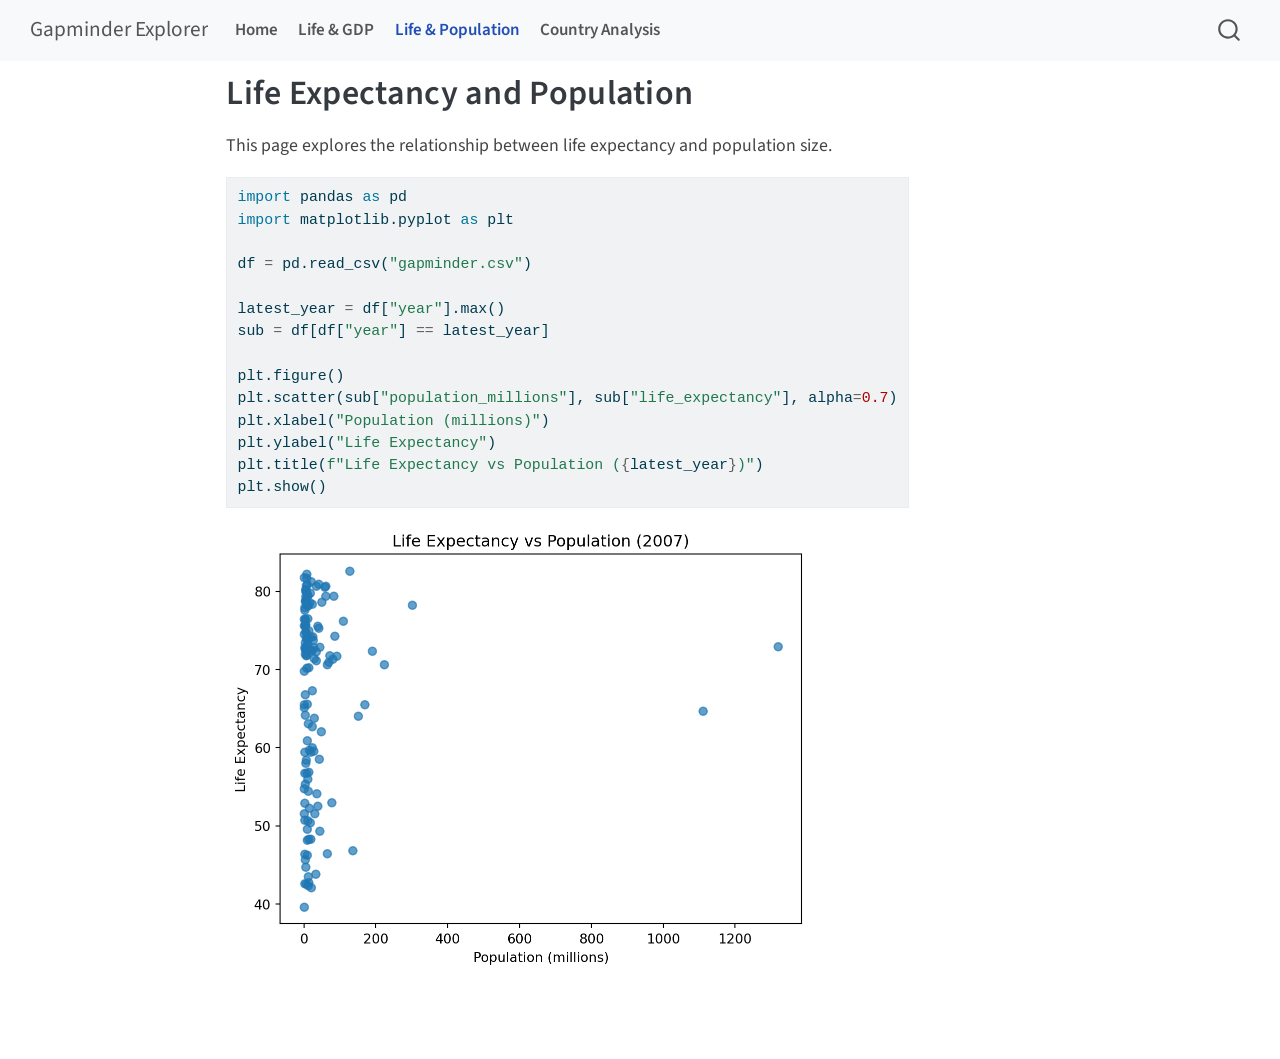
<file: docs/life-population.html>
<!DOCTYPE html>
<html xmlns="http://www.w3.org/1999/xhtml" lang="en" xml:lang="en"><head>

<meta charset="utf-8">
<meta name="generator" content="quarto-1.8.27">

<meta name="viewport" content="width=device-width, initial-scale=1.0, user-scalable=yes">


<title>Life Expectancy and Population – Gapminder Explorer</title>
<style>
code{white-space: pre-wrap;}
span.smallcaps{font-variant: small-caps;}
div.columns{display: flex; gap: min(4vw, 1.5em);}
div.column{flex: auto; overflow-x: auto;}
div.hanging-indent{margin-left: 1.5em; text-indent: -1.5em;}
ul.task-list{list-style: none;}
ul.task-list li input[type="checkbox"] {
  width: 0.8em;
  margin: 0 0.8em 0.2em -1em; /* quarto-specific, see https://github.com/quarto-dev/quarto-cli/issues/4556 */ 
  vertical-align: middle;
}
/* CSS for syntax highlighting */
html { -webkit-text-size-adjust: 100%; }
pre > code.sourceCode { white-space: pre; position: relative; }
pre > code.sourceCode > span { display: inline-block; line-height: 1.25; }
pre > code.sourceCode > span:empty { height: 1.2em; }
.sourceCode { overflow: visible; }
code.sourceCode > span { color: inherit; text-decoration: inherit; }
div.sourceCode { margin: 1em 0; }
pre.sourceCode { margin: 0; }
@media screen {
div.sourceCode { overflow: auto; }
}
@media print {
pre > code.sourceCode { white-space: pre-wrap; }
pre > code.sourceCode > span { text-indent: -5em; padding-left: 5em; }
}
pre.numberSource code
  { counter-reset: source-line 0; }
pre.numberSource code > span
  { position: relative; left: -4em; counter-increment: source-line; }
pre.numberSource code > span > a:first-child::before
  { content: counter(source-line);
    position: relative; left: -1em; text-align: right; vertical-align: baseline;
    border: none; display: inline-block;
    -webkit-touch-callout: none; -webkit-user-select: none;
    -khtml-user-select: none; -moz-user-select: none;
    -ms-user-select: none; user-select: none;
    padding: 0 4px; width: 4em;
  }
pre.numberSource { margin-left: 3em;  padding-left: 4px; }
div.sourceCode
  {   }
@media screen {
pre > code.sourceCode > span > a:first-child::before { text-decoration: underline; }
}
</style>


<script src="site_libs/quarto-nav/quarto-nav.js"></script>
<script src="site_libs/quarto-nav/headroom.min.js"></script>
<script src="site_libs/clipboard/clipboard.min.js"></script>
<script src="site_libs/quarto-search/autocomplete.umd.js"></script>
<script src="site_libs/quarto-search/fuse.min.js"></script>
<script src="site_libs/quarto-search/quarto-search.js"></script>
<meta name="quarto:offset" content="./">
<script src="site_libs/quarto-html/quarto.js" type="module"></script>
<script src="site_libs/quarto-html/tabsets/tabsets.js" type="module"></script>
<script src="site_libs/quarto-html/axe/axe-check.js" type="module"></script>
<script src="site_libs/quarto-html/popper.min.js"></script>
<script src="site_libs/quarto-html/tippy.umd.min.js"></script>
<script src="site_libs/quarto-html/anchor.min.js"></script>
<link href="site_libs/quarto-html/tippy.css" rel="stylesheet">
<link href="site_libs/quarto-html/quarto-syntax-highlighting-ed96de9b727972fe78a7b5d16c58bf87.css" rel="stylesheet" id="quarto-text-highlighting-styles">
<script src="site_libs/bootstrap/bootstrap.min.js"></script>
<link href="site_libs/bootstrap/bootstrap-icons.css" rel="stylesheet">
<link href="site_libs/bootstrap/bootstrap-5b4ad623e5705c0698d39aec6f10cf02.min.css" rel="stylesheet" append-hash="true" id="quarto-bootstrap" data-mode="light">
<script id="quarto-search-options" type="application/json">{
  "location": "navbar",
  "copy-button": false,
  "collapse-after": 3,
  "panel-placement": "end",
  "type": "overlay",
  "limit": 50,
  "keyboard-shortcut": [
    "f",
    "/",
    "s"
  ],
  "show-item-context": false,
  "language": {
    "search-no-results-text": "No results",
    "search-matching-documents-text": "matching documents",
    "search-copy-link-title": "Copy link to search",
    "search-hide-matches-text": "Hide additional matches",
    "search-more-match-text": "more match in this document",
    "search-more-matches-text": "more matches in this document",
    "search-clear-button-title": "Clear",
    "search-text-placeholder": "",
    "search-detached-cancel-button-title": "Cancel",
    "search-submit-button-title": "Submit",
    "search-label": "Search"
  }
}</script>


<link rel="stylesheet" href="styles.css">
</head>

<body class="nav-fixed quarto-light">

<div id="quarto-search-results"></div>
  <header id="quarto-header" class="headroom fixed-top">
    <nav class="navbar navbar-expand-lg " data-bs-theme="dark">
      <div class="navbar-container container-fluid">
      <div class="navbar-brand-container mx-auto">
    <a class="navbar-brand" href="./index.html">
    <span class="navbar-title">Gapminder Explorer</span>
    </a>
  </div>
            <div id="quarto-search" class="" title="Search"></div>
          <button class="navbar-toggler" type="button" data-bs-toggle="collapse" data-bs-target="#navbarCollapse" aria-controls="navbarCollapse" role="menu" aria-expanded="false" aria-label="Toggle navigation" onclick="if (window.quartoToggleHeadroom) { window.quartoToggleHeadroom(); }">
  <span class="navbar-toggler-icon"></span>
</button>
          <div class="collapse navbar-collapse" id="navbarCollapse">
            <ul class="navbar-nav navbar-nav-scroll me-auto">
  <li class="nav-item">
    <a class="nav-link" href="./index.html"> 
<span class="menu-text">Home</span></a>
  </li>  
  <li class="nav-item">
    <a class="nav-link" href="./life-gdp.html"> 
<span class="menu-text">Life &amp; GDP</span></a>
  </li>  
  <li class="nav-item">
    <a class="nav-link active" href="./life-population.html" aria-current="page"> 
<span class="menu-text">Life &amp; Population</span></a>
  </li>  
  <li class="nav-item">
    <a class="nav-link" href="./country.html"> 
<span class="menu-text">Country Analysis</span></a>
  </li>  
</ul>
          </div> <!-- /navcollapse -->
            <div class="quarto-navbar-tools">
</div>
      </div> <!-- /container-fluid -->
    </nav>
</header>
<!-- content -->
<div id="quarto-content" class="quarto-container page-columns page-rows-contents page-layout-article page-navbar">
<!-- sidebar -->
<!-- margin-sidebar -->
    <div id="quarto-margin-sidebar" class="sidebar margin-sidebar zindex-bottom">
        
    </div>
<!-- main -->
<main class="content" id="quarto-document-content">

<header id="title-block-header" class="quarto-title-block default">
<div class="quarto-title">
<h1 class="title">Life Expectancy and Population</h1>
</div>



<div class="quarto-title-meta">

    
  
    
  </div>
  


</header>


<p>This page explores the relationship between life expectancy and population size.</p>
<div id="f5608bcd" class="cell" data-execution_count="1">
<div class="code-copy-outer-scaffold"><div class="sourceCode cell-code" id="cb1"><pre class="sourceCode python code-with-copy"><code class="sourceCode python"><span id="cb1-1"><a href="#cb1-1" aria-hidden="true" tabindex="-1"></a><span class="im">import</span> pandas <span class="im">as</span> pd</span>
<span id="cb1-2"><a href="#cb1-2" aria-hidden="true" tabindex="-1"></a><span class="im">import</span> matplotlib.pyplot <span class="im">as</span> plt</span>
<span id="cb1-3"><a href="#cb1-3" aria-hidden="true" tabindex="-1"></a></span>
<span id="cb1-4"><a href="#cb1-4" aria-hidden="true" tabindex="-1"></a>df <span class="op">=</span> pd.read_csv(<span class="st">"gapminder.csv"</span>)</span>
<span id="cb1-5"><a href="#cb1-5" aria-hidden="true" tabindex="-1"></a></span>
<span id="cb1-6"><a href="#cb1-6" aria-hidden="true" tabindex="-1"></a>latest_year <span class="op">=</span> df[<span class="st">"year"</span>].<span class="bu">max</span>()</span>
<span id="cb1-7"><a href="#cb1-7" aria-hidden="true" tabindex="-1"></a>sub <span class="op">=</span> df[df[<span class="st">"year"</span>] <span class="op">==</span> latest_year]</span>
<span id="cb1-8"><a href="#cb1-8" aria-hidden="true" tabindex="-1"></a></span>
<span id="cb1-9"><a href="#cb1-9" aria-hidden="true" tabindex="-1"></a>plt.figure()</span>
<span id="cb1-10"><a href="#cb1-10" aria-hidden="true" tabindex="-1"></a>plt.scatter(sub[<span class="st">"population_millions"</span>], sub[<span class="st">"life_expectancy"</span>], alpha<span class="op">=</span><span class="fl">0.7</span>)</span>
<span id="cb1-11"><a href="#cb1-11" aria-hidden="true" tabindex="-1"></a>plt.xlabel(<span class="st">"Population (millions)"</span>)</span>
<span id="cb1-12"><a href="#cb1-12" aria-hidden="true" tabindex="-1"></a>plt.ylabel(<span class="st">"Life Expectancy"</span>)</span>
<span id="cb1-13"><a href="#cb1-13" aria-hidden="true" tabindex="-1"></a>plt.title(<span class="ss">f"Life Expectancy vs Population (</span><span class="sc">{</span>latest_year<span class="sc">}</span><span class="ss">)"</span>)</span>
<span id="cb1-14"><a href="#cb1-14" aria-hidden="true" tabindex="-1"></a>plt.show()</span></code></pre></div><button title="Copy to Clipboard" class="code-copy-button"><i class="bi"></i></button></div>
<div class="cell-output cell-output-display">
<div>
<figure class="figure">
<p><img src="life-population_files/figure-html/cell-2-output-1.png" width="585" height="449" class="figure-img"></p>
</figure>
</div>
</div>
</div>



</main> <!-- /main -->
<script id="quarto-html-after-body" type="application/javascript">
  window.document.addEventListener("DOMContentLoaded", function (event) {
    const icon = "";
    const anchorJS = new window.AnchorJS();
    anchorJS.options = {
      placement: 'right',
      icon: icon
    };
    anchorJS.add('.anchored');
    const isCodeAnnotation = (el) => {
      for (const clz of el.classList) {
        if (clz.startsWith('code-annotation-')) {                     
          return true;
        }
      }
      return false;
    }
    const onCopySuccess = function(e) {
      // button target
      const button = e.trigger;
      // don't keep focus
      button.blur();
      // flash "checked"
      button.classList.add('code-copy-button-checked');
      var currentTitle = button.getAttribute("title");
      button.setAttribute("title", "Copied!");
      let tooltip;
      if (window.bootstrap) {
        button.setAttribute("data-bs-toggle", "tooltip");
        button.setAttribute("data-bs-placement", "left");
        button.setAttribute("data-bs-title", "Copied!");
        tooltip = new bootstrap.Tooltip(button, 
          { trigger: "manual", 
            customClass: "code-copy-button-tooltip",
            offset: [0, -8]});
        tooltip.show();    
      }
      setTimeout(function() {
        if (tooltip) {
          tooltip.hide();
          button.removeAttribute("data-bs-title");
          button.removeAttribute("data-bs-toggle");
          button.removeAttribute("data-bs-placement");
        }
        button.setAttribute("title", currentTitle);
        button.classList.remove('code-copy-button-checked');
      }, 1000);
      // clear code selection
      e.clearSelection();
    }
    const getTextToCopy = function(trigger) {
      const outerScaffold = trigger.parentElement.cloneNode(true);
      const codeEl = outerScaffold.querySelector('code');
      for (const childEl of codeEl.children) {
        if (isCodeAnnotation(childEl)) {
          childEl.remove();
        }
      }
      return codeEl.innerText;
    }
    const clipboard = new window.ClipboardJS('.code-copy-button:not([data-in-quarto-modal])', {
      text: getTextToCopy
    });
    clipboard.on('success', onCopySuccess);
    if (window.document.getElementById('quarto-embedded-source-code-modal')) {
      const clipboardModal = new window.ClipboardJS('.code-copy-button[data-in-quarto-modal]', {
        text: getTextToCopy,
        container: window.document.getElementById('quarto-embedded-source-code-modal')
      });
      clipboardModal.on('success', onCopySuccess);
    }
      var localhostRegex = new RegExp(/^(?:http|https):\/\/localhost\:?[0-9]*\//);
      var mailtoRegex = new RegExp(/^mailto:/);
        var filterRegex = new RegExp('/' + window.location.host + '/');
      var isInternal = (href) => {
          return filterRegex.test(href) || localhostRegex.test(href) || mailtoRegex.test(href);
      }
      // Inspect non-navigation links and adorn them if external
     var links = window.document.querySelectorAll('a[href]:not(.nav-link):not(.navbar-brand):not(.toc-action):not(.sidebar-link):not(.sidebar-item-toggle):not(.pagination-link):not(.no-external):not([aria-hidden]):not(.dropdown-item):not(.quarto-navigation-tool):not(.about-link)');
      for (var i=0; i<links.length; i++) {
        const link = links[i];
        if (!isInternal(link.href)) {
          // undo the damage that might have been done by quarto-nav.js in the case of
          // links that we want to consider external
          if (link.dataset.originalHref !== undefined) {
            link.href = link.dataset.originalHref;
          }
        }
      }
    function tippyHover(el, contentFn, onTriggerFn, onUntriggerFn) {
      const config = {
        allowHTML: true,
        maxWidth: 500,
        delay: 100,
        arrow: false,
        appendTo: function(el) {
            return el.parentElement;
        },
        interactive: true,
        interactiveBorder: 10,
        theme: 'quarto',
        placement: 'bottom-start',
      };
      if (contentFn) {
        config.content = contentFn;
      }
      if (onTriggerFn) {
        config.onTrigger = onTriggerFn;
      }
      if (onUntriggerFn) {
        config.onUntrigger = onUntriggerFn;
      }
      window.tippy(el, config); 
    }
    const noterefs = window.document.querySelectorAll('a[role="doc-noteref"]');
    for (var i=0; i<noterefs.length; i++) {
      const ref = noterefs[i];
      tippyHover(ref, function() {
        // use id or data attribute instead here
        let href = ref.getAttribute('data-footnote-href') || ref.getAttribute('href');
        try { href = new URL(href).hash; } catch {}
        const id = href.replace(/^#\/?/, "");
        const note = window.document.getElementById(id);
        if (note) {
          return note.innerHTML;
        } else {
          return "";
        }
      });
    }
    const xrefs = window.document.querySelectorAll('a.quarto-xref');
    const processXRef = (id, note) => {
      // Strip column container classes
      const stripColumnClz = (el) => {
        el.classList.remove("page-full", "page-columns");
        if (el.children) {
          for (const child of el.children) {
            stripColumnClz(child);
          }
        }
      }
      stripColumnClz(note)
      if (id === null || id.startsWith('sec-')) {
        // Special case sections, only their first couple elements
        const container = document.createElement("div");
        if (note.children && note.children.length > 2) {
          container.appendChild(note.children[0].cloneNode(true));
          for (let i = 1; i < note.children.length; i++) {
            const child = note.children[i];
            if (child.tagName === "P" && child.innerText === "") {
              continue;
            } else {
              container.appendChild(child.cloneNode(true));
              break;
            }
          }
          if (window.Quarto?.typesetMath) {
            window.Quarto.typesetMath(container);
          }
          return container.innerHTML
        } else {
          if (window.Quarto?.typesetMath) {
            window.Quarto.typesetMath(note);
          }
          return note.innerHTML;
        }
      } else {
        // Remove any anchor links if they are present
        const anchorLink = note.querySelector('a.anchorjs-link');
        if (anchorLink) {
          anchorLink.remove();
        }
        if (window.Quarto?.typesetMath) {
          window.Quarto.typesetMath(note);
        }
        if (note.classList.contains("callout")) {
          return note.outerHTML;
        } else {
          return note.innerHTML;
        }
      }
    }
    for (var i=0; i<xrefs.length; i++) {
      const xref = xrefs[i];
      tippyHover(xref, undefined, function(instance) {
        instance.disable();
        let url = xref.getAttribute('href');
        let hash = undefined; 
        if (url.startsWith('#')) {
          hash = url;
        } else {
          try { hash = new URL(url).hash; } catch {}
        }
        if (hash) {
          const id = hash.replace(/^#\/?/, "");
          const note = window.document.getElementById(id);
          if (note !== null) {
            try {
              const html = processXRef(id, note.cloneNode(true));
              instance.setContent(html);
            } finally {
              instance.enable();
              instance.show();
            }
          } else {
            // See if we can fetch this
            fetch(url.split('#')[0])
            .then(res => res.text())
            .then(html => {
              const parser = new DOMParser();
              const htmlDoc = parser.parseFromString(html, "text/html");
              const note = htmlDoc.getElementById(id);
              if (note !== null) {
                const html = processXRef(id, note);
                instance.setContent(html);
              } 
            }).finally(() => {
              instance.enable();
              instance.show();
            });
          }
        } else {
          // See if we can fetch a full url (with no hash to target)
          // This is a special case and we should probably do some content thinning / targeting
          fetch(url)
          .then(res => res.text())
          .then(html => {
            const parser = new DOMParser();
            const htmlDoc = parser.parseFromString(html, "text/html");
            const note = htmlDoc.querySelector('main.content');
            if (note !== null) {
              // This should only happen for chapter cross references
              // (since there is no id in the URL)
              // remove the first header
              if (note.children.length > 0 && note.children[0].tagName === "HEADER") {
                note.children[0].remove();
              }
              const html = processXRef(null, note);
              instance.setContent(html);
            } 
          }).finally(() => {
            instance.enable();
            instance.show();
          });
        }
      }, function(instance) {
      });
    }
        let selectedAnnoteEl;
        const selectorForAnnotation = ( cell, annotation) => {
          let cellAttr = 'data-code-cell="' + cell + '"';
          let lineAttr = 'data-code-annotation="' +  annotation + '"';
          const selector = 'span[' + cellAttr + '][' + lineAttr + ']';
          return selector;
        }
        const selectCodeLines = (annoteEl) => {
          const doc = window.document;
          const targetCell = annoteEl.getAttribute("data-target-cell");
          const targetAnnotation = annoteEl.getAttribute("data-target-annotation");
          const annoteSpan = window.document.querySelector(selectorForAnnotation(targetCell, targetAnnotation));
          const lines = annoteSpan.getAttribute("data-code-lines").split(",");
          const lineIds = lines.map((line) => {
            return targetCell + "-" + line;
          })
          let top = null;
          let height = null;
          let parent = null;
          if (lineIds.length > 0) {
              //compute the position of the single el (top and bottom and make a div)
              const el = window.document.getElementById(lineIds[0]);
              top = el.offsetTop;
              height = el.offsetHeight;
              parent = el.parentElement.parentElement;
            if (lineIds.length > 1) {
              const lastEl = window.document.getElementById(lineIds[lineIds.length - 1]);
              const bottom = lastEl.offsetTop + lastEl.offsetHeight;
              height = bottom - top;
            }
            if (top !== null && height !== null && parent !== null) {
              // cook up a div (if necessary) and position it 
              let div = window.document.getElementById("code-annotation-line-highlight");
              if (div === null) {
                div = window.document.createElement("div");
                div.setAttribute("id", "code-annotation-line-highlight");
                div.style.position = 'absolute';
                parent.appendChild(div);
              }
              div.style.top = top - 2 + "px";
              div.style.height = height + 4 + "px";
              div.style.left = 0;
              let gutterDiv = window.document.getElementById("code-annotation-line-highlight-gutter");
              if (gutterDiv === null) {
                gutterDiv = window.document.createElement("div");
                gutterDiv.setAttribute("id", "code-annotation-line-highlight-gutter");
                gutterDiv.style.position = 'absolute';
                const codeCell = window.document.getElementById(targetCell);
                const gutter = codeCell.querySelector('.code-annotation-gutter');
                gutter.appendChild(gutterDiv);
              }
              gutterDiv.style.top = top - 2 + "px";
              gutterDiv.style.height = height + 4 + "px";
            }
            selectedAnnoteEl = annoteEl;
          }
        };
        const unselectCodeLines = () => {
          const elementsIds = ["code-annotation-line-highlight", "code-annotation-line-highlight-gutter"];
          elementsIds.forEach((elId) => {
            const div = window.document.getElementById(elId);
            if (div) {
              div.remove();
            }
          });
          selectedAnnoteEl = undefined;
        };
          // Handle positioning of the toggle
      window.addEventListener(
        "resize",
        throttle(() => {
          elRect = undefined;
          if (selectedAnnoteEl) {
            selectCodeLines(selectedAnnoteEl);
          }
        }, 10)
      );
      function throttle(fn, ms) {
      let throttle = false;
      let timer;
        return (...args) => {
          if(!throttle) { // first call gets through
              fn.apply(this, args);
              throttle = true;
          } else { // all the others get throttled
              if(timer) clearTimeout(timer); // cancel #2
              timer = setTimeout(() => {
                fn.apply(this, args);
                timer = throttle = false;
              }, ms);
          }
        };
      }
        // Attach click handler to the DT
        const annoteDls = window.document.querySelectorAll('dt[data-target-cell]');
        for (const annoteDlNode of annoteDls) {
          annoteDlNode.addEventListener('click', (event) => {
            const clickedEl = event.target;
            if (clickedEl !== selectedAnnoteEl) {
              unselectCodeLines();
              const activeEl = window.document.querySelector('dt[data-target-cell].code-annotation-active');
              if (activeEl) {
                activeEl.classList.remove('code-annotation-active');
              }
              selectCodeLines(clickedEl);
              clickedEl.classList.add('code-annotation-active');
            } else {
              // Unselect the line
              unselectCodeLines();
              clickedEl.classList.remove('code-annotation-active');
            }
          });
        }
    const findCites = (el) => {
      const parentEl = el.parentElement;
      if (parentEl) {
        const cites = parentEl.dataset.cites;
        if (cites) {
          return {
            el,
            cites: cites.split(' ')
          };
        } else {
          return findCites(el.parentElement)
        }
      } else {
        return undefined;
      }
    };
    var bibliorefs = window.document.querySelectorAll('a[role="doc-biblioref"]');
    for (var i=0; i<bibliorefs.length; i++) {
      const ref = bibliorefs[i];
      const citeInfo = findCites(ref);
      if (citeInfo) {
        tippyHover(citeInfo.el, function() {
          var popup = window.document.createElement('div');
          citeInfo.cites.forEach(function(cite) {
            var citeDiv = window.document.createElement('div');
            citeDiv.classList.add('hanging-indent');
            citeDiv.classList.add('csl-entry');
            var biblioDiv = window.document.getElementById('ref-' + cite);
            if (biblioDiv) {
              citeDiv.innerHTML = biblioDiv.innerHTML;
            }
            popup.appendChild(citeDiv);
          });
          return popup.innerHTML;
        });
      }
    }
  });
  </script>
</div> <!-- /content -->




</body></html>
</file>
<file: docs/site_libs/quarto-html/tippy.css>
.tippy-box[data-animation=fade][data-state=hidden]{opacity:0}[data-tippy-root]{max-width:calc(100vw - 10px)}.tippy-box{position:relative;background-color:#333;color:#fff;border-radius:4px;font-size:14px;line-height:1.4;white-space:normal;outline:0;transition-property:transform,visibility,opacity}.tippy-box[data-placement^=top]>.tippy-arrow{bottom:0}.tippy-box[data-placement^=top]>.tippy-arrow:before{bottom:-7px;left:0;border-width:8px 8px 0;border-top-color:initial;transform-origin:center top}.tippy-box[data-placement^=bottom]>.tippy-arrow{top:0}.tippy-box[data-placement^=bottom]>.tippy-arrow:before{top:-7px;left:0;border-width:0 8px 8px;border-bottom-color:initial;transform-origin:center bottom}.tippy-box[data-placement^=left]>.tippy-arrow{right:0}.tippy-box[data-placement^=left]>.tippy-arrow:before{border-width:8px 0 8px 8px;border-left-color:initial;right:-7px;transform-origin:center left}.tippy-box[data-placement^=right]>.tippy-arrow{left:0}.tippy-box[data-placement^=right]>.tippy-arrow:before{left:-7px;border-width:8px 8px 8px 0;border-right-color:initial;transform-origin:center right}.tippy-box[data-inertia][data-state=visible]{transition-timing-function:cubic-bezier(.54,1.5,.38,1.11)}.tippy-arrow{width:16px;height:16px;color:#333}.tippy-arrow:before{content:"";position:absolute;border-color:transparent;border-style:solid}.tippy-content{position:relative;padding:5px 9px;z-index:1}
</file>
<file: docs/site_libs/quarto-html/quarto-syntax-highlighting-ed96de9b727972fe78a7b5d16c58bf87.css>
/* quarto syntax highlight colors */
:root {
  --quarto-hl-ot-color: #003B4F;
  --quarto-hl-at-color: #657422;
  --quarto-hl-ss-color: #20794D;
  --quarto-hl-an-color: #5E5E5E;
  --quarto-hl-fu-color: #4758AB;
  --quarto-hl-st-color: #20794D;
  --quarto-hl-cf-color: #003B4F;
  --quarto-hl-op-color: #5E5E5E;
  --quarto-hl-er-color: #AD0000;
  --quarto-hl-bn-color: #AD0000;
  --quarto-hl-al-color: #AD0000;
  --quarto-hl-va-color: #111111;
  --quarto-hl-bu-color: inherit;
  --quarto-hl-ex-color: inherit;
  --quarto-hl-pp-color: #AD0000;
  --quarto-hl-in-color: #5E5E5E;
  --quarto-hl-vs-color: #20794D;
  --quarto-hl-wa-color: #5E5E5E;
  --quarto-hl-do-color: #5E5E5E;
  --quarto-hl-im-color: #00769E;
  --quarto-hl-ch-color: #20794D;
  --quarto-hl-dt-color: #AD0000;
  --quarto-hl-fl-color: #AD0000;
  --quarto-hl-co-color: #5E5E5E;
  --quarto-hl-cv-color: #5E5E5E;
  --quarto-hl-cn-color: #8f5902;
  --quarto-hl-sc-color: #5E5E5E;
  --quarto-hl-dv-color: #AD0000;
  --quarto-hl-kw-color: #003B4F;
}

/* other quarto variables */
:root {
  --quarto-font-monospace: SFMono-Regular, Menlo, Monaco, Consolas, "Liberation Mono", "Courier New", monospace;
}

/* syntax highlight based on Pandoc's rules */
pre > code.sourceCode > span {
  color: #003B4F;
}

code.sourceCode > span {
  color: #003B4F;
}

div.sourceCode,
div.sourceCode pre.sourceCode {
  color: #003B4F;
}

/* Normal */
code span {
  color: #003B4F;
}

/* Alert */
code span.al {
  color: #AD0000;
  font-style: inherit;
}

/* Annotation */
code span.an {
  color: #5E5E5E;
  font-style: inherit;
}

/* Attribute */
code span.at {
  color: #657422;
  font-style: inherit;
}

/* BaseN */
code span.bn {
  color: #AD0000;
  font-style: inherit;
}

/* BuiltIn */
code span.bu {
  font-style: inherit;
}

/* ControlFlow */
code span.cf {
  color: #003B4F;
  font-weight: bold;
  font-style: inherit;
}

/* Char */
code span.ch {
  color: #20794D;
  font-style: inherit;
}

/* Constant */
code span.cn {
  color: #8f5902;
  font-style: inherit;
}

/* Comment */
code span.co {
  color: #5E5E5E;
  font-style: inherit;
}

/* CommentVar */
code span.cv {
  color: #5E5E5E;
  font-style: italic;
}

/* Documentation */
code span.do {
  color: #5E5E5E;
  font-style: italic;
}

/* DataType */
code span.dt {
  color: #AD0000;
  font-style: inherit;
}

/* DecVal */
code span.dv {
  color: #AD0000;
  font-style: inherit;
}

/* Error */
code span.er {
  color: #AD0000;
  font-style: inherit;
}

/* Extension */
code span.ex {
  font-style: inherit;
}

/* Float */
code span.fl {
  color: #AD0000;
  font-style: inherit;
}

/* Function */
code span.fu {
  color: #4758AB;
  font-style: inherit;
}

/* Import */
code span.im {
  color: #00769E;
  font-style: inherit;
}

/* Information */
code span.in {
  color: #5E5E5E;
  font-style: inherit;
}

/* Keyword */
code span.kw {
  color: #003B4F;
  font-weight: bold;
  font-style: inherit;
}

/* Operator */
code span.op {
  color: #5E5E5E;
  font-style: inherit;
}

/* Other */
code span.ot {
  color: #003B4F;
  font-style: inherit;
}

/* Preprocessor */
code span.pp {
  color: #AD0000;
  font-style: inherit;
}

/* SpecialChar */
code span.sc {
  color: #5E5E5E;
  font-style: inherit;
}

/* SpecialString */
code span.ss {
  color: #20794D;
  font-style: inherit;
}

/* String */
code span.st {
  color: #20794D;
  font-style: inherit;
}

/* Variable */
code span.va {
  color: #111111;
  font-style: inherit;
}

/* VerbatimString */
code span.vs {
  color: #20794D;
  font-style: inherit;
}

/* Warning */
code span.wa {
  color: #5E5E5E;
  font-style: italic;
}

.prevent-inlining {
  content: "</";
}

/*# sourceMappingURL=0920dd6d7437995b8cdf7429764427b1.css.map */
</file>
<file: docs/styles.css>
/* Improve readability */
.content {
  max-width: 900px;
  margin: auto;
  line-height: 1.6;
}

/* Headings */
h1, h2, h3 {
  letter-spacing: 0.3px;
  margin-top: 1.5rem;
}

/* Navbar styling */
.navbar {
  font-weight: 600;
}

.navbar a:hover {
  opacity: 0.8;
}

/* Improve plot appearance */
img, canvas {
  border-radius: 8px;
}

/* Improve code blocks */
pre {
  border-radius: 8px;
  padding: 12px;
}

/* Add spacing between sections */
section {
  margin-bottom: 2rem;
}

/* Slightly emphasize intro paragraph */
p:first-of-type {
  font-size: 1.05rem;
  color: #444;
}
</file>
